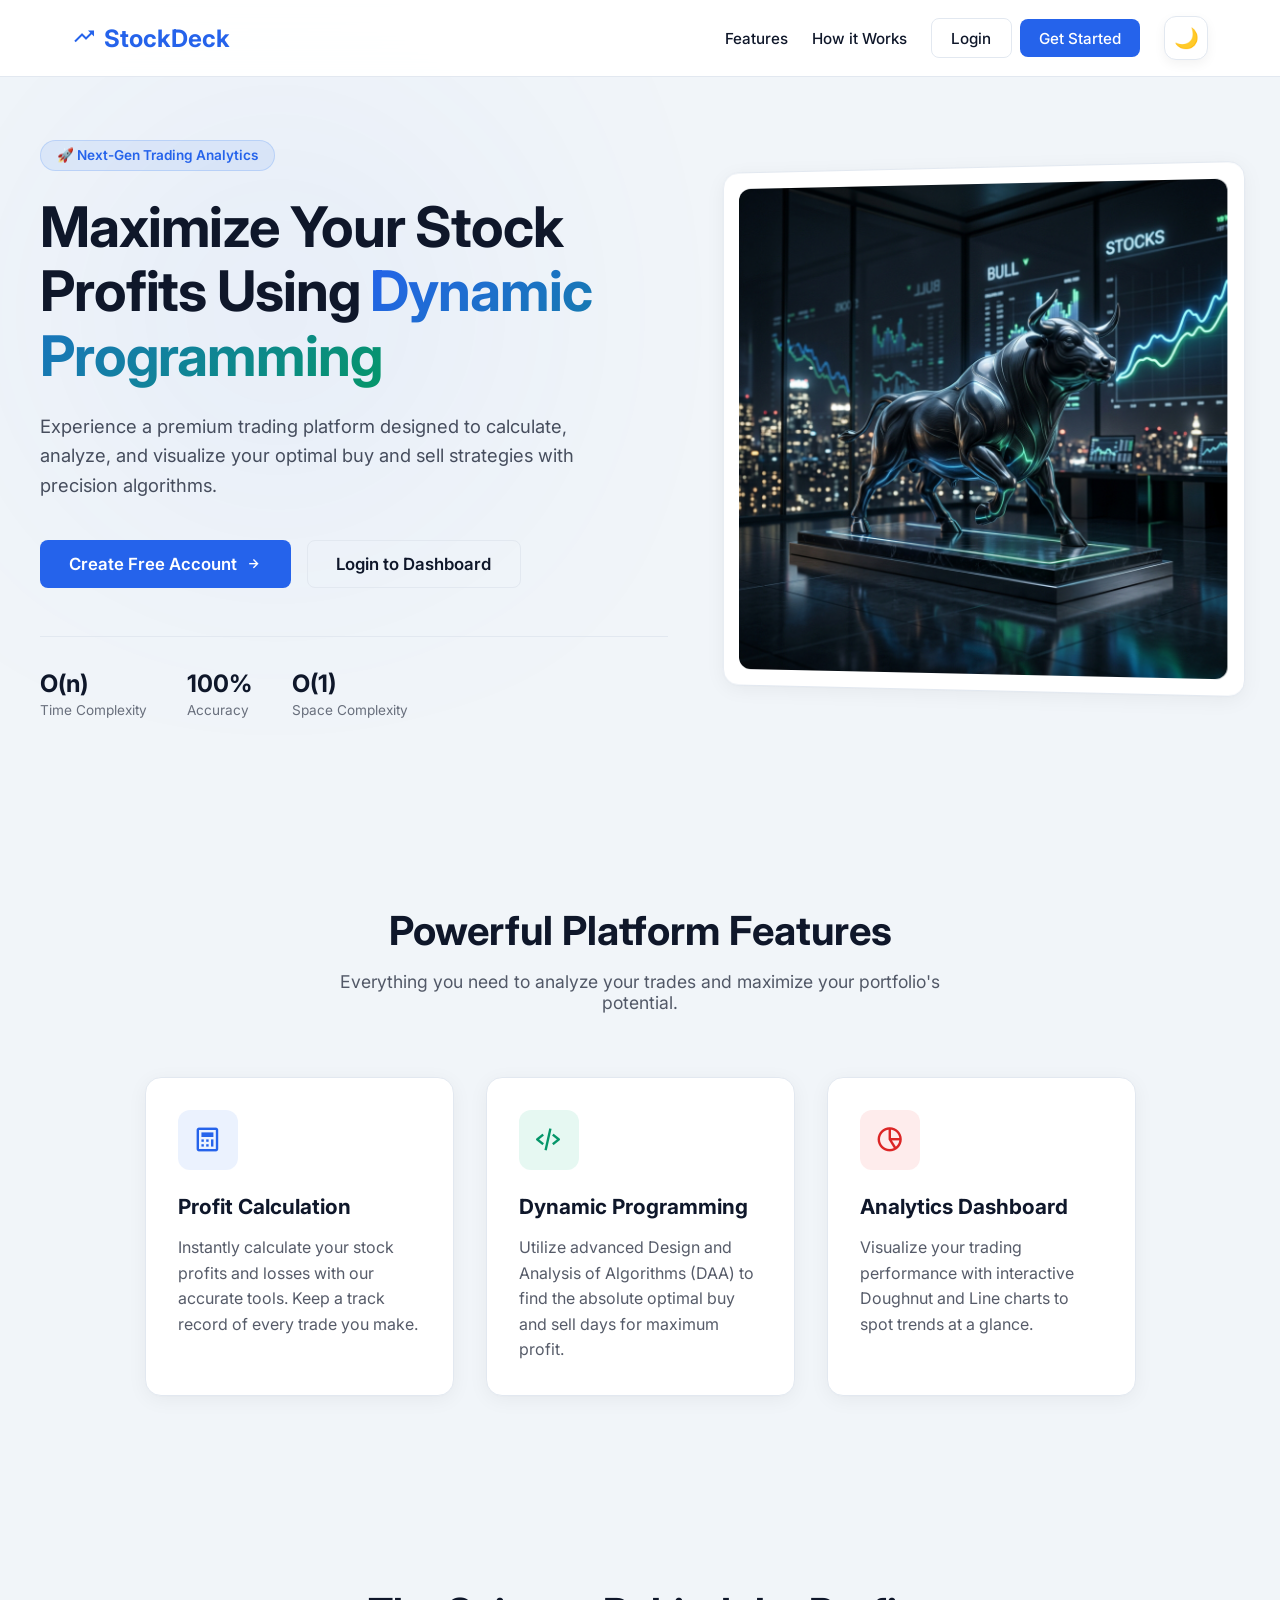
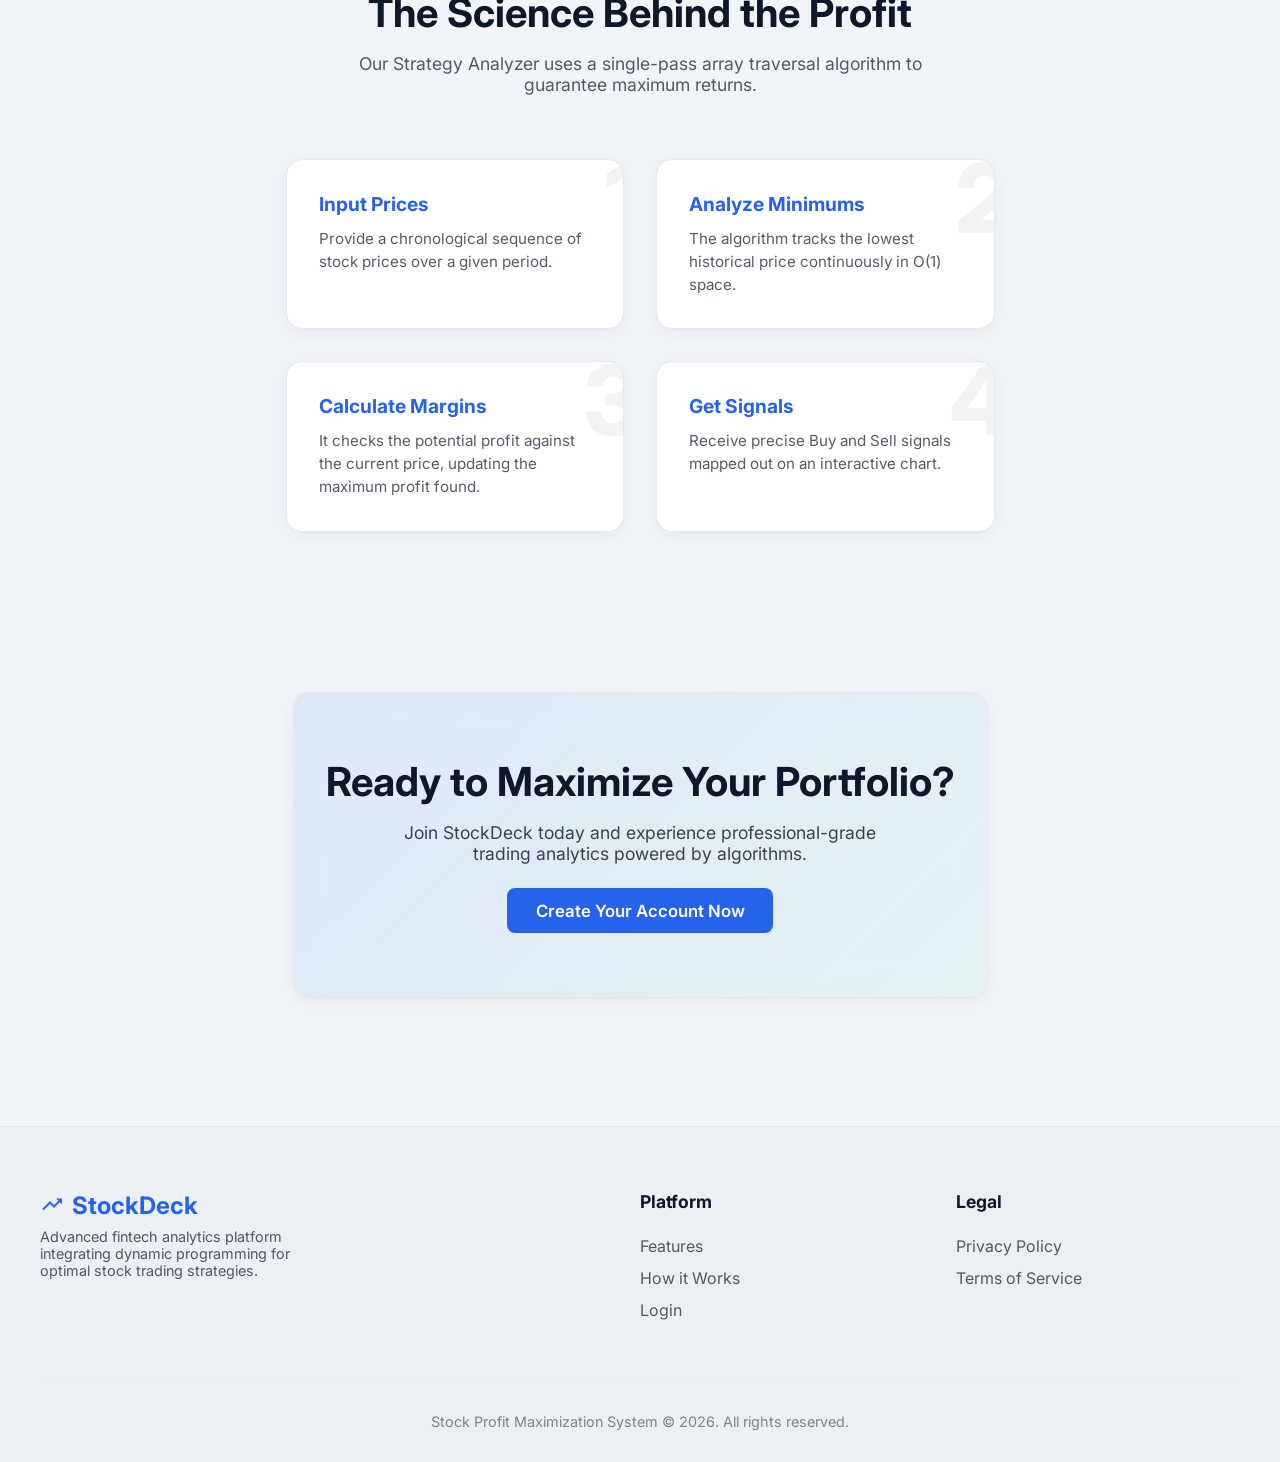
<file: target/classes/static/index.html>
<!DOCTYPE html>
<html lang="en" data-theme="dark">
<head>
    <meta charset="UTF-8">
    <meta name="viewport" content="width=device-width, initial-scale=1.0">
    <title>Stock Profit Maximization System</title>
    <link href="https://fonts.googleapis.com/css2?family=Inter:wght@300;400;500;600;700;800&display=swap" rel="stylesheet">
    <link rel="stylesheet" href="css/style.css?v=2">
    <!-- Boxicons for modern icons -->
    <link href='https://unpkg.com/boxicons@2.1.4/css/boxicons.min.css' rel='stylesheet'>
</head>
<body>
    <nav class="glass-nav">
        <div class="nav-container">
            <a href="index.html" class="brand">
                <i class='bx bx-trending-up'></i> StockDeck
            </a>
            <div class="links">
                <a href="#features">Features</a>
                <a href="#how-it-works">How it Works</a>
                <a href="login.html" class="btn btn-outline" style="margin-left: 1.5rem;">Login</a>
                <a href="register.html" class="btn btn-primary" style="margin-left: 0.5rem;">Get Started</a>
                <button id="theme-toggle" class="theme-toggle">☀️</button>
            </div>
        </div>
    </nav>

    <!-- Hero Section -->
    <main class="hero-section">
        <div class="hero-bg-glow"></div>
        <div class="hero-container">
            <div class="hero-content">
                <div class="badge">🚀 Next-Gen Trading Analytics</div>
                <h1>Maximize Your Stock Profits Using <span class="text-gradient">Dynamic Programming</span></h1>
                <p>Experience a premium trading platform designed to calculate, analyze, and visualize your optimal buy and sell strategies with precision algorithms.</p>
                <div class="hero-actions">
                    <a href="register.html" class="btn btn-primary btn-lg">Create Free Account <i class='bx bx-right-arrow-alt'></i></a>
                    <a href="login.html" class="btn btn-outline btn-lg">Login to Dashboard</a>
                </div>
                
                <div class="hero-stats">
                    <div class="stat-item">
                        <span class="stat-num">O(n)</span>
                        <span class="stat-label">Time Complexity</span>
                    </div>
                    <div class="stat-item">
                        <span class="stat-num">100%</span>
                        <span class="stat-label">Accuracy</span>
                    </div>
                    <div class="stat-item">
                        <span class="stat-num">O(1)</span>
                        <span class="stat-label">Space Complexity</span>
                    </div>
                </div>
            </div>
            <div class="hero-image-wrapper">
                <div class="glass-panel image-panel">
                    <img src="img/bull.png" alt="Wall Street Charging Bull" />
                </div>
            </div>
        </div>
    </main>

    <!-- Features Section -->
    <section id="features" class="features-section">
        <div class="section-header">
            <h2>Powerful Platform Features</h2>
            <p>Everything you need to analyze your trades and maximize your portfolio's potential.</p>
        </div>
        
        <div class="features-grid">
            <div class="glass-panel feature-card">
                <div class="feature-icon" style="background: rgba(59, 130, 246, 0.1); color: var(--primary-color);">
                    <i class='bx bx-calculator'></i>
                </div>
                <h3>Profit Calculation</h3>
                <p>Instantly calculate your stock profits and losses with our accurate tools. Keep a track record of every trade you make.</p>
            </div>
            
            <div class="glass-panel feature-card">
                <div class="feature-icon" style="background: rgba(16, 185, 129, 0.1); color: var(--accent-color);">
                    <i class='bx bx-code-alt'></i>
                </div>
                <h3>Dynamic Programming</h3>
                <p>Utilize advanced Design and Analysis of Algorithms (DAA) to find the absolute optimal buy and sell days for maximum profit.</p>
            </div>
            
            <div class="glass-panel feature-card">
                <div class="feature-icon" style="background: rgba(239, 68, 68, 0.1); color: var(--danger-color);">
                    <i class='bx bx-pie-chart-alt-2'></i>
                </div>
                <h3>Analytics Dashboard</h3>
                <p>Visualize your trading performance with interactive Doughnut and Line charts to spot trends at a glance.</p>
            </div>
        </div>
    </section>

    <!-- How it Works Section -->
    <section id="how-it-works" class="how-it-works-section">
        <div class="section-header">
            <h2>The Science Behind the Profit</h2>
            <p>Our Strategy Analyzer uses a single-pass array traversal algorithm to guarantee maximum returns.</p>
        </div>
        
        <div class="steps-container">
            <div class="glass-panel step-card">
                <div class="step-number">1</div>
                <h4>Input Prices</h4>
                <p>Provide a chronological sequence of stock prices over a given period.</p>
            </div>
            <div class="glass-panel step-card">
                <div class="step-number">2</div>
                <h4>Analyze Minimums</h4>
                <p>The algorithm tracks the lowest historical price continuously in O(1) space.</p>
            </div>
            <div class="glass-panel step-card">
                <div class="step-number">3</div>
                <h4>Calculate Margins</h4>
                <p>It checks the potential profit against the current price, updating the maximum profit found.</p>
            </div>
            <div class="glass-panel step-card">
                <div class="step-number">4</div>
                <h4>Get Signals</h4>
                <p>Receive precise Buy and Sell signals mapped out on an interactive chart.</p>
            </div>
        </div>
    </section>

    <!-- CTA Section -->
    <section class="cta-section">
        <div class="glass-panel cta-panel">
            <h2>Ready to Maximize Your Portfolio?</h2>
            <p>Join StockDeck today and experience professional-grade trading analytics powered by algorithms.</p>
            <a href="register.html" class="btn btn-primary btn-lg" style="margin-top: 1.5rem;">Create Your Account Now</a>
        </div>
    </section>

    <footer>
        <div class="footer-content">
            <div class="footer-brand">
                <div class="brand"><i class='bx bx-trending-up'></i> StockDeck</div>
                <p style="opacity: 0.7; font-size: 0.9rem; margin-top: 0.5rem; max-width: 300px;">
                    Advanced fintech analytics platform integrating dynamic programming for optimal stock trading strategies.
                </p>
            </div>
            <div class="footer-links">
                <h4>Platform</h4>
                <a href="#features">Features</a>
                <a href="#how-it-works">How it Works</a>
                <a href="login.html">Login</a>
            </div>
            <div class="footer-links">
                <h4>Legal</h4>
                <a href="#">Privacy Policy</a>
                <a href="#">Terms of Service</a>
            </div>
        </div>
        <div class="footer-bottom">
            Stock Profit Maximization System &copy; 2026. All rights reserved.
        </div>
    </footer>

    <script src="js/theme.js"></script>
    <script>
        // Redirect to dashboard if already logged in
        if (localStorage.getItem('userId')) {
            window.location.href = 'dashboard.html';
        }
    </script>
</body>
</html>
</file>
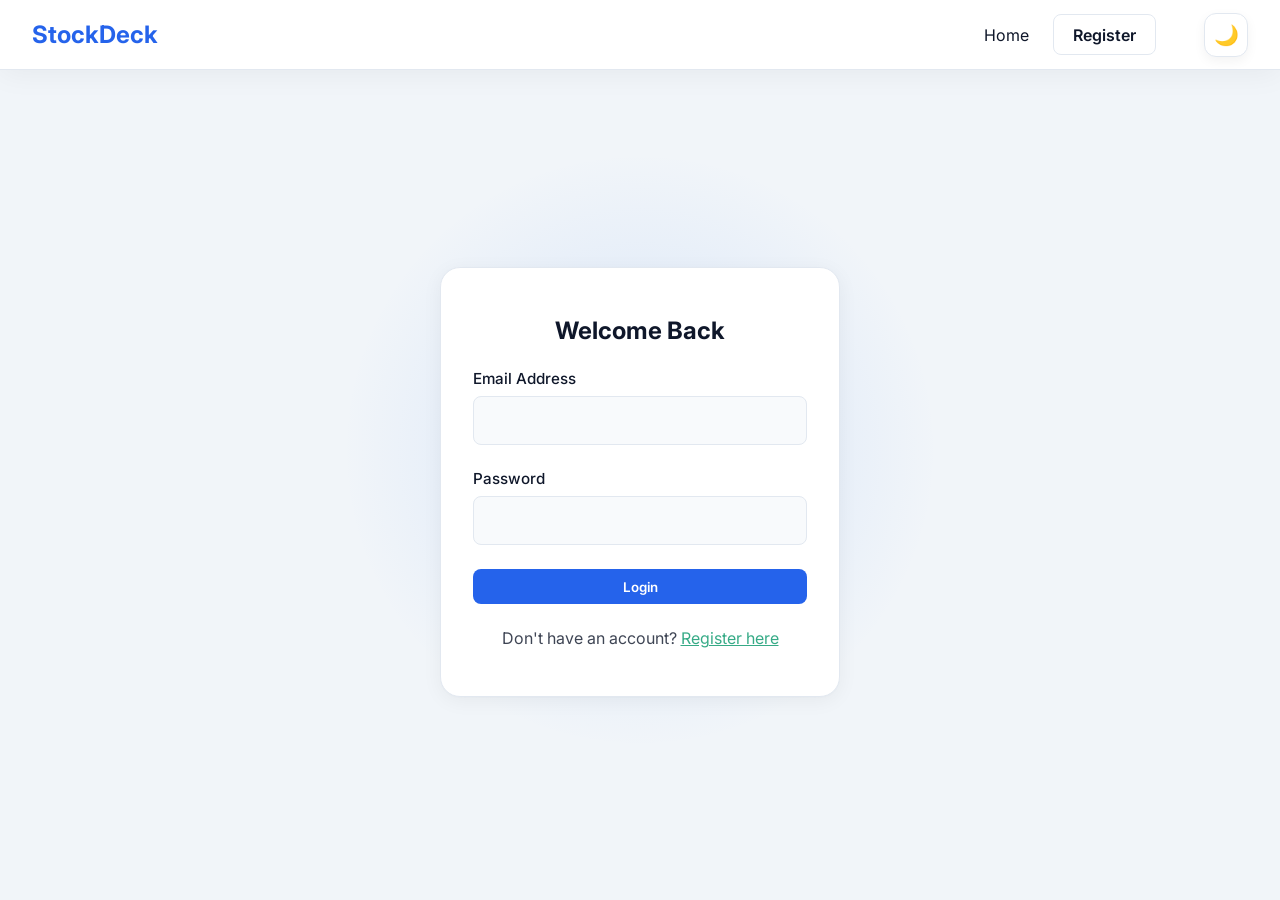
<file: target/classes/static/calculator.html>
<!DOCTYPE html>
<html lang="en" data-theme="dark">
<head>
    <meta charset="UTF-8">
    <meta name="viewport" content="width=device-width, initial-scale=1.0">
    <title>Calculator - StockDeck</title>
    <link href="https://fonts.googleapis.com/css2?family=Inter:wght@400;500;600;700&display=swap" rel="stylesheet">
    <link rel="stylesheet" href="css/style.css?v=3">
</head>
<body>
    <nav class="topbar">
        <button id="mobileMenuBtn" class="mobile-menu-btn">☰</button>
        <a href="dashboard.html" class="brand">StockDeck</a>
        <div class="links" style="display: flex; align-items: center;">
            <button id="theme-toggle" class="theme-toggle">☀️</button>
        </div>
    </nav>

    <div class="app-container">
        <aside class="sidebar" style="display: flex; flex-direction: column; justify-content: space-between;">
            <ul>
                <li><a href="dashboard.html">Dashboard</a></li>
                <li><a href="calculator.html" class="active">Calculator</a></li>
                <li><a href="history.html">History</a></li>
                <li><a href="strategy.html">Strategy Analyzer</a></li>
                <li style="margin-top: 1rem;">
                    <a href="#" onclick="localStorage.clear(); window.location.href='login.html'; return false;" style="color: var(--danger-color); display: flex; align-items: center; gap: 0.5rem; font-weight: 500;">
                        <svg width="20" height="20" fill="none" stroke="currentColor" viewBox="0 0 24 24" xmlns="http://www.w3.org/2000/svg"><path stroke-linecap="round" stroke-linejoin="round" stroke-width="2" d="M17 16l4-4m0 0l-4-4m4 4H7m6 4v1a3 3 0 01-3 3H6a3 3 0 01-3-3V7a3 3 0 013-3h4a3 3 0 013 3v1"></path></svg> 
                        Logout
                    </a>
                </li>
            </ul>
            <div class="sidebar-logo" style="padding: 1.5rem; text-align: center; margin-top: auto; opacity: 1; display: flex; flex-direction: column; align-items: center; gap: 1rem;">
                <svg width="48" height="48" viewBox="0 0 24 24" fill="none" xmlns="http://www.w3.org/2000/svg" style="filter: drop-shadow(0 0 8px rgba(59, 130, 246, 0.3)); color: var(--text-color);">
                    <path d="M3 3V21H21" stroke="currentColor" stroke-opacity="0.3" stroke-width="2" stroke-linecap="round" stroke-linejoin="round"/>
                    <path d="M7 14L11 9L15 13L21 5" stroke="var(--primary-color)" stroke-width="2" stroke-linecap="round" stroke-linejoin="round"/>
                    <circle cx="21" cy="5" r="3" fill="var(--primary-color)"/>
                    <circle cx="15" cy="13" r="2" fill="currentColor" fill-opacity="0.3"/>
                    <circle cx="11" cy="9" r="2" fill="currentColor" fill-opacity="0.3"/>
                    <circle cx="7" cy="14" r="2" fill="currentColor" fill-opacity="0.3"/>
                </svg>
                <div style="font-size: 0.8rem; letter-spacing: 0.1em; color: var(--text-color); opacity: 0.8; font-weight: 600; text-transform: uppercase;">Pro Analytics</div>
            </div>
        </aside>

        <main class="main-content" style="align-items: center;">
            <div style="width: 100%; max-width: 600px;">
                <h2 style="margin-bottom: 2rem;">Profit / Loss Calculator</h2>
                
                <div class="glass-panel" style="padding: 2.5rem; border-radius: 20px;">
                    <form id="calcForm">
                    <div class="form-group">
                        <label for="stockName">Stock Name</label>
                        <input type="text" id="stockName" required>
                    </div>
                    <div class="form-group">
                        <label for="buyPrice">Buy Price (₹)</label>
                        <input type="number" step="0.01" id="buyPrice" required>
                    </div>
                    <div class="form-group">
                        <label for="sellPrice">Sell Price (₹)</label>
                        <input type="number" step="0.01" id="sellPrice" required>
                    </div>
                    <div class="form-group">
                        <label for="quantity">Quantity</label>
                        <input type="number" id="quantity" required>
                    </div>
                    <button type="submit" class="btn btn-primary">Calculate & Save</button>
                </form>

                    <div id="resultBox" style="margin-top: 2rem; display: none; padding-top: 1.5rem; border-top: 1px solid var(--card-border); text-align: center;">
                        <h3 style="opacity: 0.8; font-size: 0.95rem;">Result</h3>
                        <p style="font-size: 1.8rem; font-weight: 700; margin-top: 0.5rem;" id="calcResultText"></p>
                    </div>
                </div>
            </div>
        </main>
    </div>

    <script src="js/theme.js"></script>
    <script src="js/toast.js"></script>
    <script src="js/mobile.js"></script>
    <script>
        const userId = localStorage.getItem('userId');
        if (!userId) window.location.href = 'login.html';

        // Live Price Fetching
        document.getElementById('stockName').addEventListener('blur', async (e) => {
            const ticker = e.target.value.trim();
            if (!ticker) return;
            
            const buyPriceInput = document.getElementById('buyPrice');
            buyPriceInput.classList.add('skeleton'); // Show skeleton loader
            
            try {
                const res = await fetch(`/api/stock/quote/${ticker}`);
                const data = await res.json();
                if (res.ok && data.price) {
                    buyPriceInput.value = parseFloat(data.price).toFixed(2);
                    showToast(`Live price fetched for ${data.symbol}`, 'success');
                } else {
                    showToast('Could not fetch live price, please enter manually.', 'error');
                }
            } catch (err) {
                console.error(err);
            } finally {
                buyPriceInput.classList.remove('skeleton'); // Remove skeleton loader
            }
        });

        document.getElementById('calcForm').addEventListener('submit', async (e) => {
            e.preventDefault();
            const stockName = document.getElementById('stockName').value;
            const buyPrice = parseFloat(document.getElementById('buyPrice').value);
            const sellPrice = parseFloat(document.getElementById('sellPrice').value);
            const quantity = parseInt(document.getElementById('quantity').value);
            const resultBox = document.getElementById('resultBox');
            const calcResultText = document.getElementById('calcResultText');

            try {
                const res = await fetch('/api/calculations', {
                    method: 'POST',
                    headers: { 'Content-Type': 'application/json' },
                    body: JSON.stringify({ stockName, buyPrice, sellPrice, quantity, userId: parseInt(userId) })
                });
                
                const data = await res.json();
                
                if (res.ok) {
                    showToast('Calculation saved successfully!', 'success');
                    
                    resultBox.style.display = 'block';
                    if (data.profit >= 0) {
                        calcResultText.textContent = `Profit: ₹${data.profit.toFixed(2)}`;
                        calcResultText.style.color = 'var(--accent-color)';
                    } else {
                        calcResultText.textContent = `Loss: ₹${Math.abs(data.profit).toFixed(2)}`;
                        calcResultText.style.color = 'var(--danger-color)';
                    }
                    
                    document.getElementById('calcForm').reset();
                } else {
                    showToast(data.error || 'Failed to save calculation.', 'error');
                }
            } catch (err) {
                showToast('Server error. Please try again.', 'error');
            }
        });
    </script>
</body>
</html>
</file>
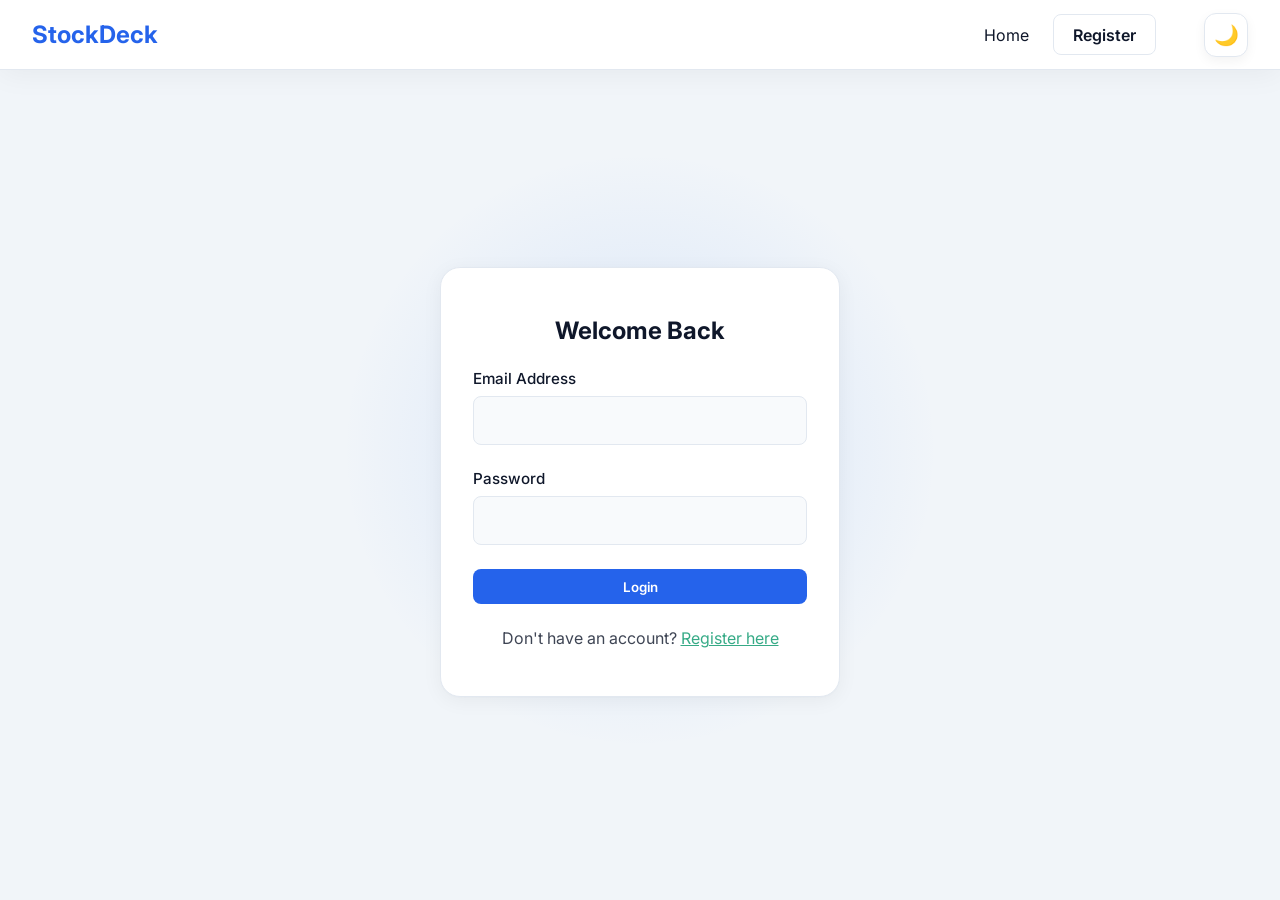
<file: target/classes/static/login.html>
<!DOCTYPE html>
<html lang="en" data-theme="dark">
<head>
    <meta charset="UTF-8">
    <meta name="viewport" content="width=device-width, initial-scale=1.0">
    <title>Login - StockDeck</title>
    <link href="https://fonts.googleapis.com/css2?family=Inter:wght@400;500;600;700&display=swap" rel="stylesheet">
    <link rel="stylesheet" href="css/style.css">
</head>
<body>
    <header class="topbar" style="position: fixed; width: 100%; top: 0; left: 0; padding: 1rem 2rem;">
        <div style="font-size: 1.5rem; font-weight: 700; color: var(--primary-color);">StockDeck</div>
        <div style="display: flex; gap: 1.5rem; align-items: center;">
            <a href="index.html" style="color: var(--text-color); text-decoration: none;">Home</a>
            <a href="register.html" class="btn btn-outline">Register</a>
            <button id="theme-toggle" class="theme-toggle">☀️</button>
        </div>
    </header>

    <main style="display: flex; justify-content: center; align-items: center; min-height: 100vh; position: relative; overflow: hidden;">
        <div class="ambient-glow" style="top: 50%; left: 50%; transform: translate(-50%, -50%); width: 600px; height: 600px;"></div>
        
        <div class="glass-panel form-container" style="width: 100%; max-width: 400px; padding: 3rem 2rem; border-radius: 20px; position: relative; z-index: 10;">
            <h2 style="margin-bottom: 1.5rem; text-align: center;">Welcome Back</h2>
            <div id="alertBox" class="alert"></div>
            <form id="loginForm">
                <div class="form-group">
                    <label for="email">Email Address</label>
                    <input type="email" id="email" required>
                </div>
                <div class="form-group">
                    <label for="password">Password</label>
                    <input type="password" id="password" required>
                </div>
                <button type="submit" class="btn btn-primary" style="width: 100%;">Login</button>
            </form>
            <p style="margin-top: 1.5rem; text-align: center; opacity: 0.8;">
                Don't have an account? <a href="register.html" style="color: var(--accent-color);">Register here</a>
            </p>
        </div>
    </main>

    <script src="js/theme.js"></script>
    <script>
        document.getElementById('loginForm').addEventListener('submit', async (e) => {
            e.preventDefault();
            const email = document.getElementById('email').value;
            const password = document.getElementById('password').value;
            const alertBox = document.getElementById('alertBox');

            try {
                const res = await fetch('/api/auth/login', {
                    method: 'POST',
                    headers: { 'Content-Type': 'application/json' },
                    body: JSON.stringify({ email, password })
                });
                
                const data = await res.json();
                
                if (res.ok) {
                    localStorage.setItem('userId', data.userId);
                    localStorage.setItem('username', data.username);
                    window.location.href = 'dashboard.html';
                } else {
                    alertBox.className = 'alert error';
                    alertBox.textContent = data.error || 'Login failed.';
                }
            } catch (err) {
                alertBox.className = 'alert error';
                alertBox.textContent = 'Server error. Please try again.';
            }
        });
    </script>
</body>
</html>
</file>
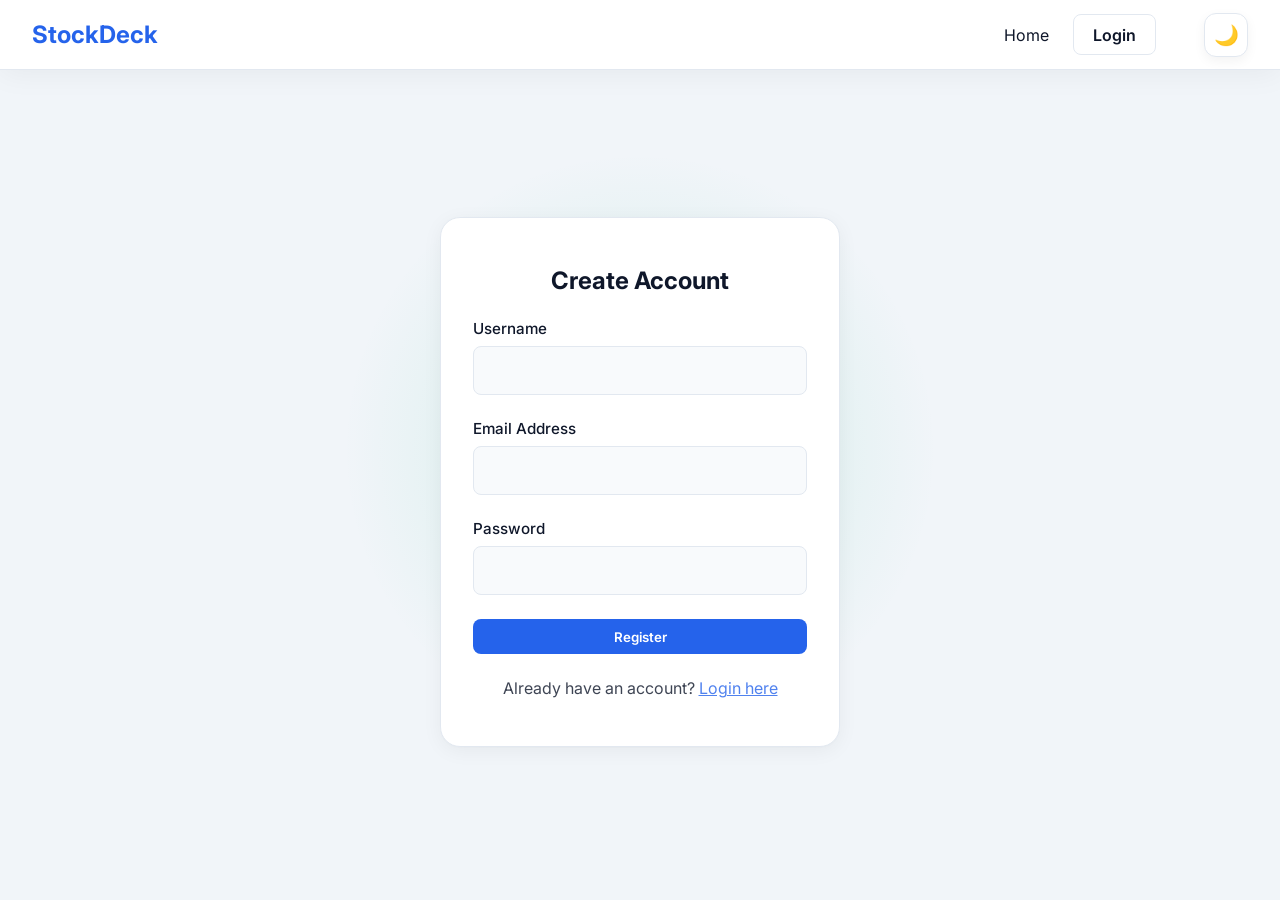
<file: target/classes/static/register.html>
<!DOCTYPE html>
<html lang="en" data-theme="dark">
<head>
    <meta charset="UTF-8">
    <meta name="viewport" content="width=device-width, initial-scale=1.0">
    <title>Register - StockDeck</title>
    <link href="https://fonts.googleapis.com/css2?family=Inter:wght@400;500;600;700&display=swap" rel="stylesheet">
    <link rel="stylesheet" href="css/style.css">
</head>
<body>
    <header class="topbar" style="position: fixed; width: 100%; top: 0; left: 0; padding: 1rem 2rem;">
        <div style="font-size: 1.5rem; font-weight: 700; color: var(--primary-color);">StockDeck</div>
        <div style="display: flex; gap: 1.5rem; align-items: center;">
            <a href="index.html" style="color: var(--text-color); text-decoration: none;">Home</a>
            <a href="login.html" class="btn btn-outline">Login</a>
            <button id="theme-toggle" class="theme-toggle">☀️</button>
        </div>
    </header>

    <main style="display: flex; justify-content: center; align-items: center; min-height: 100vh; position: relative; overflow: hidden;">
        <div class="ambient-glow" style="top: 50%; left: 50%; transform: translate(-50%, -50%); width: 600px; height: 600px; background: radial-gradient(circle, rgba(16, 185, 129, 0.15) 0%, rgba(0, 0, 0, 0) 70%);"></div>
        
        <div class="glass-panel form-container" style="width: 100%; max-width: 400px; padding: 3rem 2rem; border-radius: 20px; position: relative; z-index: 10;">
            <h2 style="margin-bottom: 1.5rem; text-align: center;">Create Account</h2>
            <div id="alertBox" class="alert"></div>
            <form id="registerForm">
                <div class="form-group">
                    <label for="username">Username</label>
                    <input type="text" id="username" required>
                </div>
                <div class="form-group">
                    <label for="email">Email Address</label>
                    <input type="email" id="email" required>
                </div>
                <div class="form-group">
                    <label for="password">Password</label>
                    <input type="password" id="password" required>
                </div>
                <button type="submit" class="btn btn-primary" style="width: 100%;">Register</button>
            </form>
            <p style="margin-top: 1.5rem; text-align: center; opacity: 0.8;">
                Already have an account? <a href="login.html" style="color: var(--primary-color);">Login here</a>
            </p>
        </div>
    </main>

    <script src="js/theme.js"></script>
    <script>
        document.getElementById('registerForm').addEventListener('submit', async (e) => {
            e.preventDefault();
            const username = document.getElementById('username').value;
            const email = document.getElementById('email').value;
            const password = document.getElementById('password').value;
            const alertBox = document.getElementById('alertBox');

            try {
                const res = await fetch('/api/auth/register', {
                    method: 'POST',
                    headers: { 'Content-Type': 'application/json' },
                    body: JSON.stringify({ username, email, password })
                });
                
                const data = await res.json();
                
                if (res.ok) {
                    alertBox.className = 'alert success';
                    alertBox.textContent = 'Registration successful! Redirecting to login...';
                    setTimeout(() => window.location.href = 'login.html', 1500);
                } else {
                    alertBox.className = 'alert error';
                    alertBox.textContent = data.error || 'Registration failed.';
                }
            } catch (err) {
                alertBox.className = 'alert error';
                alertBox.textContent = 'Server error. Please try again.';
            }
        });
    </script>
</body>
</html>
</file>
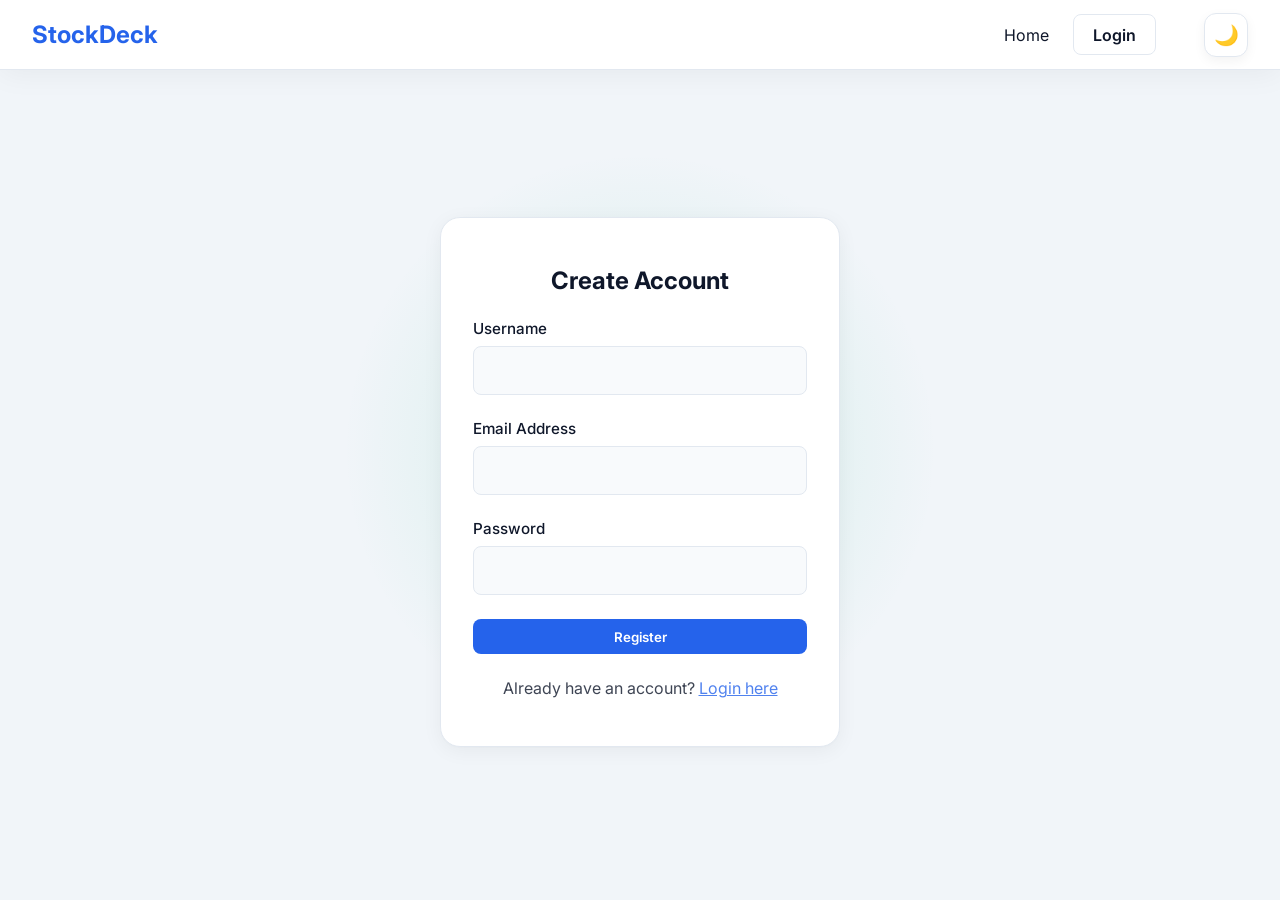
<file: src/main/resources/static/register.html>
<!DOCTYPE html>
<html lang="en" data-theme="dark">
<head>
    <meta charset="UTF-8">
    <meta name="viewport" content="width=device-width, initial-scale=1.0">
    <title>Register - StockDeck</title>
    <link href="https://fonts.googleapis.com/css2?family=Inter:wght@400;500;600;700&display=swap" rel="stylesheet">
    <link rel="stylesheet" href="css/style.css">
</head>
<body>
    <header class="topbar" style="position: fixed; width: 100%; top: 0; left: 0; padding: 1rem 2rem;">
        <div style="font-size: 1.5rem; font-weight: 700; color: var(--primary-color);">StockDeck</div>
        <div style="display: flex; gap: 1.5rem; align-items: center;">
            <a href="index.html" style="color: var(--text-color); text-decoration: none;">Home</a>
            <a href="login.html" class="btn btn-outline">Login</a>
            <button id="theme-toggle" class="theme-toggle">☀️</button>
        </div>
    </header>

    <main style="display: flex; justify-content: center; align-items: center; min-height: 100vh; position: relative; overflow: hidden;">
        <div class="ambient-glow" style="top: 50%; left: 50%; transform: translate(-50%, -50%); width: 600px; height: 600px; background: radial-gradient(circle, rgba(16, 185, 129, 0.15) 0%, rgba(0, 0, 0, 0) 70%);"></div>
        
        <div class="glass-panel form-container" style="width: 100%; max-width: 400px; padding: 3rem 2rem; border-radius: 20px; position: relative; z-index: 10;">
            <h2 style="margin-bottom: 1.5rem; text-align: center;">Create Account</h2>
            <div id="alertBox" class="alert"></div>
            <form id="registerForm">
                <div class="form-group">
                    <label for="username">Username</label>
                    <input type="text" id="username" required>
                </div>
                <div class="form-group">
                    <label for="email">Email Address</label>
                    <input type="email" id="email" required>
                </div>
                <div class="form-group">
                    <label for="password">Password</label>
                    <input type="password" id="password" required>
                </div>
                <button type="submit" class="btn btn-primary" style="width: 100%;">Register</button>
            </form>
            <p style="margin-top: 1.5rem; text-align: center; opacity: 0.8;">
                Already have an account? <a href="login.html" style="color: var(--primary-color);">Login here</a>
            </p>
        </div>
    </main>

    <script src="js/theme.js"></script>
    <script>
        document.getElementById('registerForm').addEventListener('submit', async (e) => {
            e.preventDefault();
            const username = document.getElementById('username').value;
            const email = document.getElementById('email').value;
            const password = document.getElementById('password').value;
            const alertBox = document.getElementById('alertBox');

            try {
                const res = await fetch('/api/auth/register', {
                    method: 'POST',
                    headers: { 'Content-Type': 'application/json' },
                    body: JSON.stringify({ username, email, password })
                });
                
                const data = await res.json();
                
                if (res.ok) {
                    // Auto-login after registration
                    localStorage.setItem('userId', data.userId);
                    localStorage.setItem('username', username);
                    
                    alertBox.className = 'alert success';
                    alertBox.textContent = 'Account created! Heading to dashboard...';
                    setTimeout(() => window.location.href = 'dashboard.html', 1000);
                } else {
                    alertBox.className = 'alert error';
                    alertBox.textContent = data.error || 'Registration failed.';
                }
            } catch (err) {
                alertBox.className = 'alert error';
                alertBox.textContent = 'Server error. Please try again.';
            }
        });
    </script>
</body>
</html>
</file>
<file: target/classes/static/css/style.css>
:root {
    --bg-color: #f1f5f9;
    --text-color: #0f172a;
    --card-bg: #ffffff;
    --card-border: #e2e8f0;
    --card-shadow: 0 4px 20px rgba(0, 0, 0, 0.05), 0 1px 3px rgba(0,0,0,0.02);
    --primary-color: #2563eb;
    --primary-hover: #1d4ed8;
    --accent-color: #059669;
    --danger-color: #dc2626;
    --nav-bg: rgba(255, 255, 255, 0.95);
    --input-bg: #f8fafc;
}

[data-theme="dark"] {
    --bg-color: #0b1121;
    --text-color: #f8fafc;
    --card-bg: rgba(17, 24, 39, 0.4);
    --card-border: rgba(255, 255, 255, 0.05);
    --card-shadow: 0 10px 30px rgba(0, 0, 0, 0.2);
    --primary-color: #3b82f6;
    --primary-hover: #60a5fa;
    --accent-color: #10b981;
    --danger-color: #ef4444;
    --nav-bg: rgba(11, 17, 33, 0.7);
    --input-bg: rgba(17, 24, 39, 0.6);
}

* {
    margin: 0;
    padding: 0;
    box-sizing: border-box;
    font-family: 'Inter', -apple-system, BlinkMacSystemFont, "Segoe UI", Roboto, "Helvetica Neue", Arial, sans-serif;
    transition: background-color 0.3s ease, color 0.3s ease, border-color 0.3s ease;
}

body {
    background-color: var(--bg-color);
    color: var(--text-color);
    min-height: 100vh;
    display: flex;
    flex-direction: column;
    overflow-x: hidden;
}

/* Glassmorphism Utilities */
.glass-panel {
    background: var(--card-bg);
    backdrop-filter: blur(24px);
    -webkit-backdrop-filter: blur(24px);
    border: 1px solid var(--card-border);
    border-radius: 16px;
    box-shadow: var(--card-shadow);
    transition: transform 0.3s ease, box-shadow 0.3s ease, border-color 0.3s ease;
}

.glass-panel:hover {
    transform: translateY(-2px);
    box-shadow: 0 10px 40px rgba(0, 0, 0, 0.2);
    border-color: rgba(255, 255, 255, 0.1);
}

/* Typography Enhancements */
.text-gradient {
    background: linear-gradient(135deg, var(--primary-color), var(--accent-color));
    -webkit-background-clip: text;
    -webkit-text-fill-color: transparent;
}

/* Navigation */
.glass-nav {
    position: fixed;
    width: 100%;
    top: 0;
    z-index: 100;
    background: var(--nav-bg);
    backdrop-filter: blur(16px);
    -webkit-backdrop-filter: blur(16px);
    border-bottom: 1px solid var(--card-border);
}

.nav-container {
    max-width: 1200px;
    margin: 0 auto;
    padding: 1rem 2rem;
    display: flex;
    justify-content: space-between;
    align-items: center;
}

.brand {
    font-size: 1.5rem;
    font-weight: 700;
    color: var(--primary-color);
    text-decoration: none;
    display: flex;
    align-items: center;
    gap: 0.5rem;
}

.links {
    display: flex;
    align-items: center;
}

.links a {
    color: var(--text-color);
    text-decoration: none;
    margin-left: 1.5rem;
    font-weight: 500;
    font-size: 0.95rem;
    transition: color 0.2s ease;
}

.links a:hover:not(.btn) {
    color: var(--primary-color);
}

/* Buttons */
.btn {
    padding: 0.6rem 1.2rem;
    border-radius: 8px;
    border: none;
    cursor: pointer;
    font-weight: 600;
    text-decoration: none;
    display: inline-flex;
    align-items: center;
    justify-content: center;
    gap: 0.5rem;
    transition: all 0.2s ease;
}

.btn-lg {
    padding: 0.8rem 1.8rem;
    font-size: 1.05rem;
}

.btn-primary {
    background-color: var(--primary-color);
    color: white !important;
}

.btn-primary:hover {
    background-color: var(--primary-hover);
    transform: translateY(-2px);
    box-shadow: 0 10px 20px -10px var(--primary-hover);
}

.btn-outline {
    background-color: transparent;
    color: var(--text-color) !important;
    border: 1px solid var(--card-border);
}

.btn-outline:hover {
    border-color: var(--primary-color);
    color: var(--primary-color) !important;
}

.btn-success { background-color: var(--accent-color); color: white; }
.btn-danger { background-color: var(--danger-color); color: white; }

/* Hero Section */
.hero-section {
    position: relative;
    padding: 8rem 2rem 5rem;
    min-height: 90vh;
    display: flex;
    align-items: center;
}

.hero-bg-glow {
    position: absolute;
    top: 20%;
    left: 10%;
    width: 300px;
    height: 300px;
    background: var(--primary-color);
    filter: blur(150px);
    opacity: 0.15;
    z-index: -1;
    border-radius: 50%;
}

.hero-container {
    max-width: 1200px;
    margin: 0 auto;
    display: grid;
    grid-template-columns: 1.2fr 1fr;
    gap: 3rem;
    align-items: center;
}

.hero-content .badge {
    display: inline-block;
    padding: 0.4rem 1rem;
    background: rgba(59, 130, 246, 0.1);
    color: var(--primary-color);
    border-radius: 20px;
    font-size: 0.85rem;
    font-weight: 600;
    margin-bottom: 1.5rem;
    border: 1px solid rgba(59, 130, 246, 0.2);
}

.hero-content h1 {
    font-size: 3.5rem;
    line-height: 1.15;
    margin-bottom: 1.5rem;
    letter-spacing: -0.02em;
}

.hero-content p {
    font-size: 1.15rem;
    opacity: 0.75;
    margin-bottom: 2.5rem;
    line-height: 1.6;
    max-width: 90%;
}

.hero-actions {
    display: flex;
    gap: 1rem;
    margin-bottom: 3rem;
}

.hero-stats {
    display: flex;
    gap: 2.5rem;
    border-top: 1px solid var(--card-border);
    padding-top: 2rem;
}

.stat-item {
    display: flex;
    flex-direction: column;
}

.stat-num {
    font-size: 1.5rem;
    font-weight: 700;
    color: var(--text-color);
}

.stat-label {
    font-size: 0.85rem;
    opacity: 0.6;
    margin-top: 0.25rem;
}

.hero-image-wrapper {
    position: relative;
}

.image-panel {
    padding: 1rem;
    transform: perspective(1000px) rotateY(-5deg);
    transition: transform 0.5s ease;
}

.image-panel:hover {
    transform: perspective(1000px) rotateY(0deg) scale(1.02);
}

.image-panel img {
    width: 100%;
    border-radius: 12px;
    display: block;
}

/* Sections */
.features-section, .how-it-works-section {
    padding: 6rem 2rem;
    max-width: 1200px;
    margin: 0 auto;
}

.section-header {
    text-align: center;
    margin-bottom: 4rem;
    max-width: 600px;
    margin-left: auto;
    margin-right: auto;
}

.section-header h2 {
    font-size: 2.5rem;
    margin-bottom: 1rem;
}

.section-header p {
    font-size: 1.1rem;
    opacity: 0.7;
}

/* Feature Grid */
.features-grid {
    display: grid;
    grid-template-columns: repeat(auto-fit, minmax(300px, 1fr));
    gap: 2rem;
}

.feature-card {
    padding: 2rem;
    transition: transform 0.3s ease;
}

.feature-card:hover {
    transform: translateY(-5px);
}

.feature-icon {
    width: 60px;
    height: 60px;
    border-radius: 12px;
    display: flex;
    align-items: center;
    justify-content: center;
    font-size: 1.8rem;
    margin-bottom: 1.5rem;
}

.feature-card h3 {
    font-size: 1.3rem;
    margin-bottom: 1rem;
}

.feature-card p {
    opacity: 0.7;
    line-height: 1.6;
}

/* Steps Container */
.steps-container {
    display: grid;
    grid-template-columns: repeat(auto-fit, minmax(250px, 1fr));
    gap: 2rem;
}

.step-card {
    padding: 2rem;
    position: relative;
    overflow: hidden;
}

.step-number {
    position: absolute;
    top: -20px;
    right: -20px;
    font-size: 6rem;
    font-weight: 800;
    opacity: 0.05;
    color: var(--text-color);
}

.step-card h4 {
    font-size: 1.2rem;
    margin-bottom: 0.75rem;
    color: var(--primary-color);
}

.step-card p {
    opacity: 0.7;
    font-size: 0.95rem;
    line-height: 1.5;
}

/* CTA Section */
.cta-section {
    padding: 4rem 2rem;
    max-width: 1000px;
    margin: 0 auto 4rem;
}

.cta-panel {
    padding: 4rem 2rem;
    text-align: center;
    background: linear-gradient(135deg, rgba(59, 130, 246, 0.1), rgba(16, 185, 129, 0.05));
}

.cta-panel h2 {
    font-size: 2.5rem;
    margin-bottom: 1rem;
}

.cta-panel p {
    font-size: 1.1rem;
    opacity: 0.8;
    max-width: 500px;
    margin: 0 auto;
}

/* Footer */
footer {
    border-top: 1px solid var(--card-border);
    padding: 4rem 2rem 2rem;
    margin-top: auto;
    background: rgba(0,0,0,0.02);
}

[data-theme="dark"] footer {
    background: rgba(255,255,255,0.02);
}

.footer-content {
    max-width: 1200px;
    margin: 0 auto;
    display: grid;
    grid-template-columns: 2fr 1fr 1fr;
    gap: 2rem;
    margin-bottom: 3rem;
}

.footer-links h4 {
    margin-bottom: 1.5rem;
    font-size: 1.1rem;
}

.footer-links a {
    display: block;
    color: var(--text-color);
    text-decoration: none;
    opacity: 0.7;
    margin-bottom: 0.75rem;
    transition: opacity 0.2s ease;
}

.footer-links a:hover {
    opacity: 1;
    color: var(--primary-color);
}

.footer-bottom {
    max-width: 1200px;
    margin: 0 auto;
    text-align: center;
    padding-top: 2rem;
    border-top: 1px solid var(--card-border);
    opacity: 0.5;
    font-size: 0.9rem;
}

/* Forms */
.form-container {
    max-width: 450px;
    margin: 8rem auto 4rem;
    padding: 2.5rem;
}

.form-group {
    margin-bottom: 1.5rem;
}

.form-group label {
    display: block;
    margin-bottom: 0.5rem;
    font-weight: 500;
    font-size: 0.95rem;
}

.form-group input {
    width: 100%;
    padding: 0.85rem;
    border-radius: 8px;
    border: 1px solid var(--card-border);
    background: var(--input-bg);
    color: var(--text-color);
    font-size: 1rem;
    outline: none;
    transition: border-color 0.2s;
}

.form-group input:focus {
    border-color: var(--primary-color);
}

/* Dashboard App Shell */
.app-container {
    display: flex;
    flex: 1;
    margin-top: 70px; /* Height of the top nav */
    min-height: calc(100vh - 70px);
    background: var(--bg-color);
}

.topbar {
    height: 70px;
    width: 100%;
    position: fixed;
    top: 0;
    left: 0;
    z-index: 1000;
    background: var(--nav-bg);
    backdrop-filter: blur(24px);
    -webkit-backdrop-filter: blur(24px);
    border-bottom: 1px solid var(--card-border);
    display: flex;
    justify-content: space-between;
    align-items: center;
    padding: 0 2.5rem;
    box-shadow: 0 4px 30px rgba(0, 0, 0, 0.05);
}

.topbar .brand {
    font-size: 1.5rem;
    font-weight: 700;
    color: var(--primary-color);
    text-decoration: none;
    letter-spacing: -0.02em;
}

.sidebar {
    width: 280px;
    background: var(--card-bg);
    backdrop-filter: blur(24px);
    -webkit-backdrop-filter: blur(24px);
    border-right: 1px solid var(--card-border);
    padding: 2rem 1.5rem;
    height: calc(100vh - 70px);
    position: fixed;
    left: 0;
    top: 70px;
    overflow-y: auto;
    z-index: 900;
    box-shadow: 4px 0 24px rgba(0, 0, 0, 0.02);
}

.sidebar ul {
    list-style: none;
}

.sidebar li {
    margin-bottom: 0.5rem;
}

.sidebar a {
    color: var(--text-color);
    text-decoration: none;
    font-weight: 500;
    display: flex;
    align-items: center;
    gap: 0.75rem;
    padding: 0.85rem 1.25rem;
    border-radius: 12px;
    transition: all 0.2s cubic-bezier(0.4, 0, 0.2, 1);
    opacity: 0.8;
}

.sidebar a:hover {
    background: rgba(59, 130, 246, 0.08);
    color: var(--primary-color);
    opacity: 1;
}

.sidebar a.active {
    background: var(--primary-color);
    color: white;
    opacity: 1;
    box-shadow: 0 4px 14px rgba(59, 130, 246, 0.3);
    font-weight: 600;
}

.main-content {
    flex: 1;
    margin-left: 280px;
    padding: 2.5rem 3.5rem;
    display: flex;
    flex-direction: column;
    gap: 2rem;
    width: calc(100% - 280px);
}

.stats-grid {
    display: grid;
    grid-template-columns: repeat(auto-fit, minmax(240px, 1fr));
    gap: 1.5rem;
}

.stat-card {
    padding: 1.75rem;
    text-align: left;
    border-radius: 20px;
    position: relative;
    overflow: hidden;
    box-shadow: 0 8px 32px rgba(0, 0, 0, 0.04);
}

.stat-card::after {
    content: '';
    position: absolute;
    top: 0; left: 0; right: 0; bottom: 0;
    background: linear-gradient(135deg, rgba(255,255,255,0.1), rgba(255,255,255,0));
    pointer-events: none;
}

.stat-card h3 {
    font-size: 0.95rem;
    opacity: 0.7;
    margin-bottom: 0.75rem;
    font-weight: 600;
    letter-spacing: 0.02em;
}

.stat-card .value {
    font-size: 2.5rem;
    font-weight: 700;
    letter-spacing: -0.04em;
}

.charts-grid {
    display: grid;
    grid-template-columns: 1fr 2fr;
    gap: 1.5rem;
}

.chart-card {
    padding: 1.5rem;
    border-radius: 20px;
    box-shadow: 0 8px 32px rgba(0, 0, 0, 0.04);
    display: flex;
    flex-direction: column;
}

.chart-container {
    position: relative;
    flex-grow: 1;
    min-height: 300px;
    width: 100%;
}

/* Tables */
.table-container {
    width: 100%;
    overflow-x: auto;
    border-radius: 16px;
    background: var(--card-bg);
    border: 1px solid var(--card-border);
    box-shadow: 0 8px 32px rgba(0, 0, 0, 0.04);
}

table {
    width: 100%;
    border-collapse: collapse;
    white-space: nowrap;
}

th, td {
    padding: 1.25rem 1.5rem;
    text-align: left;
    border-bottom: 1px solid var(--card-border);
}

th {
    font-weight: 600;
    opacity: 0.8;
    text-transform: uppercase;
    font-size: 0.75rem;
    letter-spacing: 0.05em;
    background: rgba(0, 0, 0, 0.02);
}

[data-theme="dark"] th {
    background: rgba(255, 255, 255, 0.02);
}

tr:last-child td {
    border-bottom: none;
}

tr:hover td {
    background: rgba(0, 0, 0, 0.02);
}

[data-theme="dark"] tr:hover td {
    background: rgba(255, 255, 255, 0.02);
}

/* Theme Toggle */
.theme-toggle {
    background: var(--card-bg);
    border: 1px solid var(--card-border);
    color: var(--text-color);
    cursor: pointer;
    font-size: 1.25rem;
    margin-left: 1.5rem;
    display: flex;
    align-items: center;
    justify-content: center;
    width: 44px;
    height: 44px;
    border-radius: 12px;
    transition: all 0.2s cubic-bezier(0.4, 0, 0.2, 1);
    box-shadow: 0 4px 12px rgba(0, 0, 0, 0.05);
}

.theme-toggle:hover {
    transform: translateY(-2px);
    box-shadow: 0 6px 16px rgba(0, 0, 0, 0.08);
}

/* Alert */
.alert {
    padding: 1.25rem;
    border-radius: 12px;
    margin-bottom: 1.5rem;
    display: none;
    font-size: 0.95rem;
    font-weight: 500;
    box-shadow: 0 4px 12px rgba(0, 0, 0, 0.05);
}
.alert.success { background: rgba(16, 185, 129, 0.1); color: var(--accent-color); border: 1px solid rgba(16, 185, 129, 0.2); display: block; }
.alert.error { background: rgba(239, 68, 68, 0.1); color: var(--danger-color); border: 1px solid rgba(239, 68, 68, 0.2); display: block; }

/* Responsive tweaks */
@media (max-width: 992px) {
    .main-content {
        margin-left: 0;
        width: 100%;
        padding: 2rem;
    }
    .sidebar {
        display: none; /* In a real app, we'd use a hamburger menu here, but keeping it simple */
    }
    .charts-grid {
        grid-template-columns: 1fr;
    }
}

@media (max-width: 900px) {
    .hero-container {
        grid-template-columns: 1fr;
        text-align: center;
    }
    
    .hero-actions {
        justify-content: center;
    }
    
    .hero-stats {
        justify-content: center;
    }
}

@media (max-width: 600px) {
    .hero-content h1 {
        font-size: 2.5rem;
    }
    
    .nav-container .links a:not(.btn) {
        display: none;
    }
    
    .main-content {
        padding: 1.5rem 1rem;
    }
    
    .topbar {
        padding: 0 1.5rem;
    }
}

/* Toast Notifications */
.toast-container {
    position: fixed;
    bottom: 2rem;
    right: 2rem;
    z-index: 9999;
    display: flex;
    flex-direction: column;
    gap: 1rem;
}

.toast {
    padding: 1rem 1.5rem;
    border-radius: 12px;
    background: var(--card-bg);
    backdrop-filter: blur(24px);
    border: 1px solid var(--card-border);
    box-shadow: 0 8px 32px rgba(0, 0, 0, 0.1);
    color: var(--text-color);
    font-weight: 500;
    font-size: 0.95rem;
    display: flex;
    align-items: center;
    gap: 0.75rem;
    transform: translateX(120%);
    transition: transform 0.3s cubic-bezier(0.175, 0.885, 0.32, 1.275), opacity 0.3s;
}

.toast.show {
    transform: translateX(0);
}

.toast.success { border-left: 4px solid var(--accent-color); }
.toast.error { border-left: 4px solid var(--danger-color); }

/* Skeleton Loader */
@keyframes shimmer {
    0% { background-position: -1000px 0; }
    100% { background-position: 1000px 0; }
}

.skeleton {
    background: linear-gradient(90deg, rgba(128,128,128,0.1) 25%, rgba(128,128,128,0.2) 50%, rgba(128,128,128,0.1) 75%);
    background-size: 1000px 100%;
    animation: shimmer 2s infinite linear;
    border-radius: 8px;
    color: transparent !important;
    pointer-events: none;
}

.skeleton * {
    visibility: hidden;
}

/* DataTables Overrides for Dark Mode */
.dataTables_wrapper {
    margin-top: 1rem;
}
.dataTables_wrapper .dataTables_length, .dataTables_wrapper .dataTables_filter, 
.dataTables_wrapper .dataTables_info, .dataTables_wrapper .dataTables_processing, 
.dataTables_wrapper .dataTables_paginate {
    color: var(--text-color) !important;
    font-size: 0.9rem;
    margin-bottom: 1rem;
}
.dataTables_wrapper .dataTables_paginate .paginate_button {
    color: var(--text-color) !important;
    background: var(--card-bg);
    border: 1px solid var(--card-border);
    border-radius: 8px;
    margin-left: 0.25rem;
}
.dataTables_wrapper .dataTables_paginate .paginate_button.current, 
.dataTables_wrapper .dataTables_paginate .paginate_button:hover {
    background: var(--primary-color) !important;
    color: white !important;
    border-color: var(--primary-color);
}
table.dataTable.no-footer {
    border-bottom: 1px solid var(--card-border) !important;
}

/* Activity Feed */
.activity-feed {
    display: flex;
    flex-direction: column;
    gap: 1.2rem;
    margin-top: 1rem;
}

.activity-item {
    display: flex;
    gap: 1rem;
    align-items: flex-start;
    position: relative;
}

.activity-item::before {
    content: '';
    position: absolute;
    left: 11px;
    top: 24px;
    bottom: -1.2rem;
    width: 2px;
    background: var(--card-border);
}

.activity-item:last-child::before {
    display: none;
}

.activity-dot {
    width: 24px;
    height: 24px;
    border-radius: 50%;
    display: flex;
    align-items: center;
    justify-content: center;
    font-size: 0.7rem;
    color: white;
    z-index: 1;
}

.activity-dot.profit { background: var(--accent-color); }
.activity-dot.loss { background: var(--danger-color); }

.activity-content {
    flex: 1;
    background: rgba(255,255,255,0.03);
    padding: 0.75rem 1rem;
    border-radius: 8px;
    border: 1px solid var(--card-border);
}

.activity-title {
    font-weight: 600;
    font-size: 0.95rem;
    margin-bottom: 0.25rem;
}

.activity-meta {
    font-size: 0.8rem;
    opacity: 0.7;
}

/* Ambient Glow Background */
.ambient-glow {
    position: absolute;
    top: -100px;
    left: -100px;
    width: 400px;
    height: 400px;
    background: radial-gradient(circle, rgba(59, 130, 246, 0.15) 0%, rgba(0, 0, 0, 0) 70%);
    border-radius: 50%;
    z-index: -1;
    pointer-events: none;
}

/* Segmented Control */
.segmented-control {
    display: flex;
    background: rgba(255, 255, 255, 0.05);
    border: 1px solid var(--card-border);
    border-radius: 12px;
    padding: 4px;
    margin-bottom: 1.5rem;
    position: relative;
}

.segmented-btn {
    flex: 1;
    text-align: center;
    padding: 0.75rem 1rem;
    font-size: 0.95rem;
    font-weight: 500;
    color: var(--text-color);
    background: transparent;
    border: none;
    border-radius: 8px;
    cursor: pointer;
    z-index: 2;
    transition: color 0.3s ease;
}

.segmented-btn.active {
    color: white;
}

.segment-highlight {
    position: absolute;
    top: 4px;
    bottom: 4px;
    left: 4px;
    width: calc(50% - 4px);
    background: var(--primary-color);
    border-radius: 8px;
    z-index: 1;
    transition: transform 0.3s cubic-bezier(0.175, 0.885, 0.32, 1.275);
}

/* Form Polish */
.form-group input:focus, .form-group select:focus {
    border-color: var(--primary-color);
    box-shadow: 0 0 0 3px rgba(59, 130, 246, 0.1);
}

/* Mobile Responsiveness */
.mobile-menu-btn {
    display: none;
    background: transparent;
    border: none;
    color: var(--text-color);
    font-size: 1.5rem;
    cursor: pointer;
    margin-right: 1rem;
}

@media (max-width: 768px) {
    .mobile-menu-btn {
        display: block;
    }
    
    .sidebar {
        position: fixed;
        left: -100%;
        top: 0;
        bottom: 0;
        width: 250px;
        z-index: 999;
        transition: left 0.3s ease;
        padding-top: 5rem;
    }
    
    .sidebar.open {
        left: 0;
    }
    
    .app-container {
        flex-direction: column;
    }
    
    .main-content {
        margin-left: 0 !important;
        width: 100%;
        padding: 1rem;
    }
    
    .stats-grid {
        grid-template-columns: 1fr 1fr;
    }
    
    .charts-grid,
    .main-content > div[style*="grid-template-columns"] {
        grid-template-columns: 1fr !important;
        display: flex !important;
        flex-direction: column !important;
    }
    
    .links a {
        display: none;
    }
    
    .links #theme-toggle {
        display: block;
    }
}

/* Animations */
@keyframes fadeInUp {
    from {
        opacity: 0;
        transform: translateY(20px);
    }
    to {
        opacity: 1;
        transform: translateY(0);
    }
}

.main-content > * {
    animation: fadeInUp 0.6s cubic-bezier(0.16, 1, 0.3, 1) forwards;
}

.main-content > *:nth-child(1) { animation-delay: 0.1s; opacity: 0; }
.main-content > *:nth-child(2) { animation-delay: 0.2s; opacity: 0; }
.main-content > *:nth-child(3) { animation-delay: 0.3s; opacity: 0; }
.main-content > *:nth-child(4) { animation-delay: 0.4s; opacity: 0; }

.stat-card {
    border-top: none !important;
}

.stat-card::before {
    content: '';
    position: absolute;
    top: 0; left: 0; right: 0;
    height: 1px;
    background: linear-gradient(90deg, transparent, rgba(255,255,255,0.2), transparent);
}

/* ======================================================
   STRATEGY ANALYZER — Premium Redesign
   ====================================================== */

/* Page Header */
.strategy-page-header {
    position: relative;
    margin-bottom: 0.5rem;
}

.strategy-header-content {
    position: relative;
    z-index: 2;
}

.strategy-header-badge {
    display: inline-flex;
    align-items: center;
    gap: 0.5rem;
    padding: 0.4rem 1rem;
    background: rgba(59, 130, 246, 0.1);
    color: var(--primary-color);
    border-radius: 20px;
    font-size: 0.8rem;
    font-weight: 600;
    margin-bottom: 1rem;
    border: 1px solid rgba(59, 130, 246, 0.15);
    letter-spacing: 0.02em;
}

.strategy-title {
    font-size: 2.2rem;
    font-weight: 800;
    letter-spacing: -0.03em;
    line-height: 1.2;
    margin-bottom: 0.5rem;
}

.strategy-subtitle {
    color: var(--text-color);
    opacity: 0.6;
    font-size: 1.05rem;
    max-width: 550px;
    line-height: 1.5;
}

/* Main Grid */
.strategy-grid {
    display: grid;
    grid-template-columns: 1fr 1fr;
    gap: 1.5rem;
}

/* Input Panel */
.strategy-input-panel {
    padding: 2rem;
    border-radius: 20px;
}

.strategy-panel-header {
    display: flex;
    align-items: center;
    gap: 0.6rem;
    margin-bottom: 1.5rem;
    padding-bottom: 1rem;
    border-bottom: 1px solid var(--card-border);
}

.strategy-panel-header svg {
    color: var(--primary-color);
    flex-shrink: 0;
}

.strategy-panel-header h3 {
    font-size: 1.15rem;
    font-weight: 700;
    margin: 0;
    letter-spacing: -0.01em;
}

/* Run Button */
.strategy-run-btn {
    width: 100%;
    font-size: 1.05rem;
    padding: 0.9rem 1.5rem;
    border-radius: 12px;
    display: flex;
    align-items: center;
    justify-content: center;
    gap: 0.6rem;
    font-weight: 700;
    letter-spacing: 0.01em;
    background: linear-gradient(135deg, var(--primary-color), #6366f1);
    border: none;
    color: white;
    cursor: pointer;
    position: relative;
    overflow: hidden;
    transition: all 0.3s ease;
}

.strategy-run-btn::before {
    content: '';
    position: absolute;
    top: 0;
    left: -100%;
    width: 100%;
    height: 100%;
    background: linear-gradient(90deg, transparent, rgba(255,255,255,0.15), transparent);
    transition: left 0.5s ease;
}

.strategy-run-btn:hover::before {
    left: 100%;
}

.strategy-run-btn:hover {
    transform: translateY(-2px);
    box-shadow: 0 8px 25px rgba(99, 102, 241, 0.4);
}

/* Output Panel */
.strategy-output-panel {
    padding: 2rem;
    border-radius: 20px;
    min-height: 400px;
    display: flex;
    flex-direction: column;
}

/* Placeholder State */
.strategy-placeholder {
    flex: 1;
    display: flex;
    flex-direction: column;
    align-items: center;
    justify-content: center;
    text-align: center;
    gap: 0.75rem;
}

.strategy-placeholder-icon {
    width: 80px;
    height: 80px;
    border-radius: 50%;
    display: flex;
    align-items: center;
    justify-content: center;
    background: linear-gradient(135deg, rgba(59, 130, 246, 0.1), rgba(99, 102, 241, 0.05));
    border: 1px solid rgba(59, 130, 246, 0.15);
    color: var(--primary-color);
    margin-bottom: 0.5rem;
    animation: pulse-glow 3s ease-in-out infinite;
}

@keyframes pulse-glow {
    0%, 100% { box-shadow: 0 0 0 0 rgba(59, 130, 246, 0.1); }
    50% { box-shadow: 0 0 20px 8px rgba(59, 130, 246, 0.08); }
}

.strategy-placeholder h3 {
    font-size: 1.4rem;
    font-weight: 700;
    letter-spacing: -0.01em;
}

.strategy-placeholder > p {
    opacity: 0.5;
    max-width: 320px;
    line-height: 1.5;
    font-size: 0.95rem;
}

/* Algorithm Info Cards */
.strategy-algo-cards {
    display: flex;
    flex-direction: column;
    gap: 0.75rem;
    width: 100%;
    margin-top: 1rem;
}

.strategy-algo-card {
    display: flex;
    align-items: center;
    gap: 1rem;
    padding: 1rem 1.25rem;
    border-radius: 14px;
    border: 1px solid var(--card-border);
    text-align: left;
    transition: all 0.25s ease;
    cursor: default;
}

.strategy-algo-card:hover {
    border-color: rgba(59, 130, 246, 0.3);
    transform: translateX(4px);
}

[data-theme="dark"] .strategy-algo-card {
    background: rgba(255, 255, 255, 0.02);
}

:root .strategy-algo-card {
    background: rgba(0, 0, 0, 0.015);
}

.strategy-algo-icon {
    width: 44px;
    height: 44px;
    border-radius: 12px;
    display: flex;
    align-items: center;
    justify-content: center;
    flex-shrink: 0;
}

.strategy-algo-info h4 {
    font-size: 0.95rem;
    font-weight: 700;
    margin: 0 0 0.15rem 0;
    color: var(--text-color);
}

.strategy-algo-info p {
    font-size: 0.8rem;
    opacity: 0.55;
    margin: 0;
    line-height: 1.35;
}

/* Results State */
.strategy-results {
    flex: 1;
    display: flex;
    flex-direction: column;
}

.strategy-results-header {
    display: flex;
    align-items: center;
    gap: 0.6rem;
    margin-bottom: 0.75rem;
    padding-bottom: 0.75rem;
    border-bottom: 1px solid var(--card-border);
}

.strategy-results-header svg {
    color: var(--primary-color);
}

.strategy-results-header h3 {
    font-size: 1.15rem;
    font-weight: 700;
    margin: 0;
}

.strategy-summary-text {
    text-align: center;
    color: var(--accent-color);
    font-weight: 500;
    margin-bottom: 1.5rem;
    font-size: 0.95rem;
    line-height: 1.5;
    padding: 0.75rem 1rem;
    background: rgba(16, 185, 129, 0.06);
    border-radius: 12px;
    border: 1px solid rgba(16, 185, 129, 0.1);
}

/* Metric Cards Grid */
.strategy-metrics-grid {
    display: grid;
    grid-template-columns: 1fr 1fr;
    gap: 0.75rem;
    flex: 1;
    align-content: start;
}

.strategy-metric-card {
    padding: 1.25rem;
    border-radius: 14px;
    border: 1px solid var(--card-border);
    position: relative;
    overflow: hidden;
    transition: all 0.25s ease;
}

[data-theme="dark"] .strategy-metric-card {
    background: rgba(255, 255, 255, 0.02);
}

:root .strategy-metric-card {
    background: rgba(0, 0, 0, 0.015);
}

.strategy-metric-card:hover {
    transform: translateY(-2px);
    box-shadow: 0 4px 16px rgba(0, 0, 0, 0.08);
}

.strategy-metric-label {
    font-size: 0.7rem;
    font-weight: 700;
    text-transform: uppercase;
    letter-spacing: 0.08em;
    opacity: 0.5;
    margin-bottom: 0.4rem;
}

.strategy-metric-value {
    font-size: 1.5rem;
    font-weight: 800;
    letter-spacing: -0.02em;
}

.strategy-metric-buy .strategy-metric-value { color: var(--accent-color); }
.strategy-metric-sell .strategy-metric-value { color: var(--danger-color); }
.strategy-metric-profit .strategy-metric-value { color: var(--primary-color); }
.strategy-metric-roi .strategy-metric-value { color: #a855f7; }

.strategy-metric-bar {
    position: absolute;
    bottom: 0;
    left: 0;
    right: 0;
    height: 3px;
    opacity: 0.7;
}

/* Chart Section */
.strategy-chart-section {
    margin-top: 1.5rem;
    padding: 2rem;
    border-radius: 20px;
}

.strategy-chart-header {
    display: flex;
    justify-content: space-between;
    align-items: flex-start;
    margin-bottom: 1.5rem;
    flex-wrap: wrap;
    gap: 1rem;
}

.strategy-chart-header h3 {
    margin: 0;
    font-size: 1.15rem;
    font-weight: 700;
    display: flex;
    align-items: center;
}

.strategy-chart-header p {
    margin: 0.25rem 0 0 0;
    font-size: 0.85rem;
    opacity: 0.5;
}

.strategy-chart-legend {
    display: flex;
    gap: 1.25rem;
    font-size: 0.85rem;
    opacity: 0.8;
    flex-shrink: 0;
}

.strategy-legend-item {
    display: flex;
    align-items: center;
    gap: 0.4rem;
    font-weight: 500;
}

.strategy-legend-dot {
    display: inline-block;
    width: 10px;
    height: 10px;
    border-radius: 50%;
}

.strategy-chart-canvas-wrapper {
    height: 400px;
    position: relative;
    width: 100%;
}

/* Responsive */
@media (max-width: 768px) {
    .strategy-grid {
        grid-template-columns: 1fr !important;
        display: flex !important;
        flex-direction: column !important;
    }

    .strategy-title {
        font-size: 1.6rem;
    }

    .strategy-output-panel {
        min-height: auto;
    }

    .strategy-metrics-grid {
        grid-template-columns: 1fr 1fr;
    }

    .strategy-chart-header {
        flex-direction: column;
    }

    .strategy-chart-canvas-wrapper {
        height: 280px;
    }
}

/* ======================================================
   DASHBOARD — Premium Redesign
   ====================================================== */

/* Welcome Header */
.dash-header {
    display: flex;
    justify-content: space-between;
    align-items: flex-end;
    margin-bottom: 1.5rem;
    padding: 0 0.25rem;
    position: relative;
    z-index: 10;
    flex-wrap: wrap;
    gap: 1rem;
}

.dash-header-badge {
    display: inline-flex;
    align-items: center;
    gap: 0.5rem;
    padding: 0.35rem 0.9rem;
    background: rgba(59, 130, 246, 0.1);
    color: var(--primary-color);
    border-radius: 20px;
    font-size: 0.75rem;
    font-weight: 600;
    margin-bottom: 0.75rem;
    border: 1px solid rgba(59, 130, 246, 0.15);
    letter-spacing: 0.02em;
}

.dash-welcome-title {
    font-size: 2rem;
    font-weight: 800;
    letter-spacing: -0.03em;
    line-height: 1.2;
    margin-bottom: 0.35rem;
}

.dash-welcome-sub {
    opacity: 0.5;
    font-size: 0.9rem;
    line-height: 1.4;
    max-width: 400px;
}

.dash-header-actions {
    display: flex;
    gap: 0.75rem;
    flex-shrink: 0;
}

.dash-action-btn {
    display: inline-flex;
    align-items: center;
    gap: 0.4rem;
    padding: 0.6rem 1.2rem;
    font-size: 0.9rem;
    border-radius: 10px;
    font-weight: 600;
}

/* Stat Cards */
.dash-stats-grid {
    grid-template-columns: repeat(4, 1fr);
    gap: 1rem;
}

.dash-stat-card {
    padding: 1.5rem;
    border-radius: 18px;
    position: relative;
    overflow: hidden;
    display: flex;
    flex-direction: column;
    gap: 1rem;
    transition: all 0.3s ease;
}

.dash-stat-card:hover {
    transform: translateY(-3px);
    box-shadow: 0 12px 40px rgba(0, 0, 0, 0.12);
}

.dash-stat-icon {
    width: 44px;
    height: 44px;
    border-radius: 12px;
    display: flex;
    align-items: center;
    justify-content: center;
    flex-shrink: 0;
}

.dash-stat-info {
    display: flex;
    flex-direction: column;
    gap: 0.15rem;
}

.dash-stat-label {
    font-size: 0.8rem;
    font-weight: 600;
    text-transform: uppercase;
    letter-spacing: 0.05em;
    opacity: 0.55;
}

.dash-stat-value {
    font-size: 2rem;
    font-weight: 800;
    letter-spacing: -0.03em;
    line-height: 1.1;
}

.dash-stat-value-row {
    display: flex;
    align-items: baseline;
    gap: 0.5rem;
}

.dash-stat-meta {
    font-size: 0.8rem;
    opacity: 0.5;
    font-weight: 500;
}

.dash-stat-progress-bar {
    width: 100%;
    height: 5px;
    border-radius: 3px;
    overflow: hidden;
}

[data-theme="dark"] .dash-stat-progress-bar {
    background: rgba(255, 255, 255, 0.06);
}

:root .dash-stat-progress-bar {
    background: rgba(0, 0, 0, 0.06);
}

.dash-stat-progress-fill {
    height: 100%;
    background: linear-gradient(90deg, var(--primary-color), #818cf8);
    border-radius: 3px;
    transition: width 1.2s cubic-bezier(0.16, 1, 0.3, 1);
}

.dash-stat-accent-bar {
    position: absolute;
    bottom: 0;
    left: 0;
    right: 0;
    height: 3px;
    opacity: 0.6;
}

/* Bottom Grid: Charts + Activity */
.dash-bottom-grid {
    display: grid;
    grid-template-columns: 2fr 1fr;
    gap: 1.5rem;
    margin-top: 1.5rem;
}

.dash-charts-column {
    display: flex;
    flex-direction: column;
    gap: 1.5rem;
}

/* Chart Cards */
.dash-chart-card {
    padding: 1.75rem;
    border-radius: 20px;
}

.dash-chart-header {
    display: flex;
    justify-content: space-between;
    align-items: center;
    margin-bottom: 1.5rem;
    flex-wrap: wrap;
    gap: 0.75rem;
}

.dash-chart-title-group {
    display: flex;
    align-items: center;
    gap: 0.5rem;
}

.dash-chart-title-group svg {
    color: var(--primary-color);
    flex-shrink: 0;
}

.dash-chart-title-group h3 {
    margin: 0;
    font-size: 1.05rem;
    font-weight: 700;
    letter-spacing: -0.01em;
}

/* Donut Chart Wrapper */
.dash-doughnut-wrapper {
    position: relative;
    width: 100%;
    max-width: 320px;
    height: 280px;
    margin: 0 auto;
}

/* Activity Panel */
.dash-activity-panel {
    padding: 1.75rem;
    border-radius: 20px;
    display: flex;
    flex-direction: column;
}

.dash-activity-panel .activity-feed {
    flex: 1;
    overflow-y: auto;
    max-height: 500px;
}

.dash-view-all-link {
    color: var(--primary-color);
    text-decoration: none;
    font-size: 0.85rem;
    font-weight: 600;
    display: flex;
    align-items: center;
    gap: 0.3rem;
    transition: all 0.2s ease;
}

.dash-view-all-link:hover {
    gap: 0.5rem;
    opacity: 0.8;
}

/* Responsive */
@media (max-width: 1200px) {
    .dash-stats-grid {
        grid-template-columns: repeat(2, 1fr);
    }
}

@media (max-width: 768px) {
    .dash-header {
        flex-direction: column;
        align-items: flex-start;
    }

    .dash-stats-grid {
        grid-template-columns: 1fr 1fr;
    }

    .dash-stat-value {
        font-size: 1.6rem;
    }

    .dash-bottom-grid {
        grid-template-columns: 1fr;
    }

    .dash-welcome-title {
        font-size: 1.5rem;
    }
}

@media (max-width: 480px) {
    .dash-stats-grid {
        grid-template-columns: 1fr;
    }
}
</file>
<file: src/main/resources/static/css/style.css>
:root {
    --bg-color: #f1f5f9;
    --text-color: #0f172a;
    --card-bg: #ffffff;
    --card-border: #e2e8f0;
    --card-shadow: 0 4px 20px rgba(0, 0, 0, 0.05), 0 1px 3px rgba(0,0,0,0.02);
    --primary-color: #2563eb;
    --primary-hover: #1d4ed8;
    --accent-color: #059669;
    --danger-color: #dc2626;
    --nav-bg: rgba(255, 255, 255, 0.95);
    --input-bg: #f8fafc;
}

[data-theme="dark"] {
    --bg-color: #0b1121;
    --text-color: #f8fafc;
    --card-bg: rgba(17, 24, 39, 0.4);
    --card-border: rgba(255, 255, 255, 0.05);
    --card-shadow: 0 10px 30px rgba(0, 0, 0, 0.2);
    --primary-color: #3b82f6;
    --primary-hover: #60a5fa;
    --accent-color: #10b981;
    --danger-color: #ef4444;
    --nav-bg: rgba(11, 17, 33, 0.7);
    --input-bg: rgba(17, 24, 39, 0.6);
}

* {
    margin: 0;
    padding: 0;
    box-sizing: border-box;
    font-family: 'Inter', -apple-system, BlinkMacSystemFont, "Segoe UI", Roboto, "Helvetica Neue", Arial, sans-serif;
    transition: background-color 0.3s ease, color 0.3s ease, border-color 0.3s ease;
}

body {
    background-color: var(--bg-color);
    color: var(--text-color);
    min-height: 100vh;
    display: flex;
    flex-direction: column;
    overflow-x: hidden;
}

/* Glassmorphism Utilities */
.glass-panel {
    background: var(--card-bg);
    backdrop-filter: blur(24px);
    -webkit-backdrop-filter: blur(24px);
    border: 1px solid var(--card-border);
    border-radius: 16px;
    box-shadow: var(--card-shadow);
    transition: transform 0.3s ease, box-shadow 0.3s ease, border-color 0.3s ease;
}

.glass-panel:hover {
    transform: translateY(-2px);
    box-shadow: 0 10px 40px rgba(0, 0, 0, 0.2);
    border-color: rgba(255, 255, 255, 0.1);
}

/* Typography Enhancements */
.text-gradient {
    background: linear-gradient(135deg, var(--primary-color), var(--accent-color));
    -webkit-background-clip: text;
    -webkit-text-fill-color: transparent;
}

/* Navigation */
.glass-nav {
    position: fixed;
    width: 100%;
    top: 0;
    z-index: 100;
    background: var(--nav-bg);
    backdrop-filter: blur(16px);
    -webkit-backdrop-filter: blur(16px);
    border-bottom: 1px solid var(--card-border);
}

.nav-container {
    max-width: 1200px;
    margin: 0 auto;
    padding: 1rem 2rem;
    display: flex;
    justify-content: space-between;
    align-items: center;
}

.brand {
    font-size: 1.5rem;
    font-weight: 700;
    color: var(--primary-color);
    text-decoration: none;
    display: flex;
    align-items: center;
    gap: 0.5rem;
}

.links {
    display: flex;
    align-items: center;
}

.links a {
    color: var(--text-color);
    text-decoration: none;
    margin-left: 1.5rem;
    font-weight: 500;
    font-size: 0.95rem;
    transition: color 0.2s ease;
}

.links a:hover:not(.btn) {
    color: var(--primary-color);
}

/* Buttons */
.btn {
    padding: 0.6rem 1.2rem;
    border-radius: 8px;
    border: none;
    cursor: pointer;
    font-weight: 600;
    text-decoration: none;
    display: inline-flex;
    align-items: center;
    justify-content: center;
    gap: 0.5rem;
    transition: all 0.2s ease;
}

.btn-lg {
    padding: 0.8rem 1.8rem;
    font-size: 1.05rem;
}

.btn-primary {
    background-color: var(--primary-color);
    color: white !important;
}

.btn-primary:hover {
    background-color: var(--primary-hover);
    transform: translateY(-2px);
    box-shadow: 0 10px 20px -10px var(--primary-hover);
}

.btn-outline {
    background-color: transparent;
    color: var(--text-color) !important;
    border: 1px solid var(--card-border);
}

.btn-outline:hover {
    border-color: var(--primary-color);
    color: var(--primary-color) !important;
}

.btn-success { background-color: var(--accent-color); color: white; }
.btn-danger { background-color: var(--danger-color); color: white; }

/* Hero Section */
.hero-section {
    position: relative;
    padding: 8rem 2rem 5rem;
    min-height: 90vh;
    display: flex;
    align-items: center;
}

.hero-bg-glow {
    position: absolute;
    top: 20%;
    left: 10%;
    width: 300px;
    height: 300px;
    background: var(--primary-color);
    filter: blur(150px);
    opacity: 0.15;
    z-index: -1;
    border-radius: 50%;
}

.hero-container {
    max-width: 1200px;
    margin: 0 auto;
    display: grid;
    grid-template-columns: 1.2fr 1fr;
    gap: 3rem;
    align-items: center;
}

.hero-content .badge {
    display: inline-block;
    padding: 0.4rem 1rem;
    background: rgba(59, 130, 246, 0.1);
    color: var(--primary-color);
    border-radius: 20px;
    font-size: 0.85rem;
    font-weight: 600;
    margin-bottom: 1.5rem;
    border: 1px solid rgba(59, 130, 246, 0.2);
}

.hero-content h1 {
    font-size: 3.5rem;
    line-height: 1.15;
    margin-bottom: 1.5rem;
    letter-spacing: -0.02em;
}

.hero-content p {
    font-size: 1.15rem;
    opacity: 0.75;
    margin-bottom: 2.5rem;
    line-height: 1.6;
    max-width: 90%;
}

.hero-actions {
    display: flex;
    gap: 1rem;
    margin-bottom: 3rem;
}

.hero-stats {
    display: flex;
    gap: 2.5rem;
    border-top: 1px solid var(--card-border);
    padding-top: 2rem;
}

.stat-item {
    display: flex;
    flex-direction: column;
}

.stat-num {
    font-size: 1.5rem;
    font-weight: 700;
    color: var(--text-color);
}

.stat-label {
    font-size: 0.85rem;
    opacity: 0.6;
    margin-top: 0.25rem;
}

.hero-image-wrapper {
    position: relative;
}

.image-panel {
    padding: 1rem;
    transform: perspective(1000px) rotateY(-5deg);
    transition: transform 0.5s ease;
}

.image-panel:hover {
    transform: perspective(1000px) rotateY(0deg) scale(1.02);
}

.image-panel img {
    width: 100%;
    border-radius: 12px;
    display: block;
}

/* Sections */
.features-section, .how-it-works-section {
    padding: 6rem 2rem;
    max-width: 1200px;
    margin: 0 auto;
}

.section-header {
    text-align: center;
    margin-bottom: 4rem;
    max-width: 600px;
    margin-left: auto;
    margin-right: auto;
}

.section-header h2 {
    font-size: 2.5rem;
    margin-bottom: 1rem;
}

.section-header p {
    font-size: 1.1rem;
    opacity: 0.7;
}

/* Feature Grid */
.features-grid {
    display: grid;
    grid-template-columns: repeat(auto-fit, minmax(300px, 1fr));
    gap: 2rem;
}

.feature-card {
    padding: 2rem;
    transition: transform 0.3s ease;
}

.feature-card:hover {
    transform: translateY(-5px);
}

.feature-icon {
    width: 60px;
    height: 60px;
    border-radius: 12px;
    display: flex;
    align-items: center;
    justify-content: center;
    font-size: 1.8rem;
    margin-bottom: 1.5rem;
}

.feature-card h3 {
    font-size: 1.3rem;
    margin-bottom: 1rem;
}

.feature-card p {
    opacity: 0.7;
    line-height: 1.6;
}

/* Steps Container */
.steps-container {
    display: grid;
    grid-template-columns: repeat(auto-fit, minmax(250px, 1fr));
    gap: 2rem;
}

.step-card {
    padding: 2rem;
    position: relative;
    overflow: hidden;
}

.step-number {
    position: absolute;
    top: -20px;
    right: -20px;
    font-size: 6rem;
    font-weight: 800;
    opacity: 0.05;
    color: var(--text-color);
}

.step-card h4 {
    font-size: 1.2rem;
    margin-bottom: 0.75rem;
    color: var(--primary-color);
}

.step-card p {
    opacity: 0.7;
    font-size: 0.95rem;
    line-height: 1.5;
}

/* CTA Section */
.cta-section {
    padding: 4rem 2rem;
    max-width: 1000px;
    margin: 0 auto 4rem;
}

.cta-panel {
    padding: 4rem 2rem;
    text-align: center;
    background: linear-gradient(135deg, rgba(59, 130, 246, 0.1), rgba(16, 185, 129, 0.05));
}

.cta-panel h2 {
    font-size: 2.5rem;
    margin-bottom: 1rem;
}

.cta-panel p {
    font-size: 1.1rem;
    opacity: 0.8;
    max-width: 500px;
    margin: 0 auto;
}

/* Footer */
footer {
    border-top: 1px solid var(--card-border);
    padding: 4rem 2rem 2rem;
    margin-top: auto;
    background: rgba(0,0,0,0.02);
}

[data-theme="dark"] footer {
    background: rgba(255,255,255,0.02);
}

.footer-content {
    max-width: 1200px;
    margin: 0 auto;
    display: grid;
    grid-template-columns: 2fr 1fr 1fr;
    gap: 2rem;
    margin-bottom: 3rem;
}

.footer-links h4 {
    margin-bottom: 1.5rem;
    font-size: 1.1rem;
}

.footer-links a {
    display: block;
    color: var(--text-color);
    text-decoration: none;
    opacity: 0.7;
    margin-bottom: 0.75rem;
    transition: opacity 0.2s ease;
}

.footer-links a:hover {
    opacity: 1;
    color: var(--primary-color);
}

.footer-bottom {
    max-width: 1200px;
    margin: 0 auto;
    text-align: center;
    padding-top: 2rem;
    border-top: 1px solid var(--card-border);
    opacity: 0.5;
    font-size: 0.9rem;
}

/* Forms */
.form-container {
    max-width: 450px;
    margin: 8rem auto 4rem;
    padding: 2.5rem;
}

.form-group {
    margin-bottom: 1.5rem;
}

.form-group label {
    display: block;
    margin-bottom: 0.5rem;
    font-weight: 500;
    font-size: 0.95rem;
}

.form-group input {
    width: 100%;
    padding: 0.85rem;
    border-radius: 8px;
    border: 1px solid var(--card-border);
    background: var(--input-bg);
    color: var(--text-color);
    font-size: 1rem;
    outline: none;
    transition: border-color 0.2s;
}

.form-group input:focus {
    border-color: var(--primary-color);
}

/* Dashboard App Shell */
.app-container {
    display: flex;
    flex: 1;
    margin-top: 70px; /* Height of the top nav */
    min-height: calc(100vh - 70px);
    background: var(--bg-color);
}

.topbar {
    height: 70px;
    width: 100%;
    position: fixed;
    top: 0;
    left: 0;
    z-index: 1000;
    background: var(--nav-bg);
    backdrop-filter: blur(24px);
    -webkit-backdrop-filter: blur(24px);
    border-bottom: 1px solid var(--card-border);
    display: flex;
    justify-content: space-between;
    align-items: center;
    padding: 0 2.5rem;
    box-shadow: 0 4px 30px rgba(0, 0, 0, 0.05);
}

.topbar .brand {
    font-size: 1.5rem;
    font-weight: 700;
    color: var(--primary-color);
    text-decoration: none;
    letter-spacing: -0.02em;
}

.sidebar {
    width: 280px;
    background: var(--card-bg);
    backdrop-filter: blur(24px);
    -webkit-backdrop-filter: blur(24px);
    border-right: 1px solid var(--card-border);
    padding: 2rem 1.5rem;
    height: calc(100vh - 70px);
    position: fixed;
    left: 0;
    top: 70px;
    overflow-y: auto;
    z-index: 900;
    box-shadow: 4px 0 24px rgba(0, 0, 0, 0.02);
}

.sidebar ul {
    list-style: none;
}

.sidebar li {
    margin-bottom: 0.5rem;
}

.sidebar a {
    color: var(--text-color);
    text-decoration: none;
    font-weight: 500;
    display: flex;
    align-items: center;
    gap: 0.75rem;
    padding: 0.85rem 1.25rem;
    border-radius: 12px;
    transition: all 0.2s cubic-bezier(0.4, 0, 0.2, 1);
    opacity: 0.8;
}

.sidebar a:hover {
    background: rgba(59, 130, 246, 0.08);
    color: var(--primary-color);
    opacity: 1;
}

.sidebar a.active {
    background: var(--primary-color);
    color: white;
    opacity: 1;
    box-shadow: 0 4px 14px rgba(59, 130, 246, 0.3);
    font-weight: 600;
}

.main-content {
    flex: 1;
    margin-left: 280px;
    padding: 2.5rem 3.5rem;
    display: flex;
    flex-direction: column;
    gap: 2rem;
    width: calc(100% - 280px);
}

.stats-grid {
    display: grid;
    grid-template-columns: repeat(auto-fit, minmax(240px, 1fr));
    gap: 1.5rem;
}

.stat-card {
    padding: 1.75rem;
    text-align: left;
    border-radius: 20px;
    position: relative;
    overflow: hidden;
    box-shadow: 0 8px 32px rgba(0, 0, 0, 0.04);
}

.stat-card::after {
    content: '';
    position: absolute;
    top: 0; left: 0; right: 0; bottom: 0;
    background: linear-gradient(135deg, rgba(255,255,255,0.1), rgba(255,255,255,0));
    pointer-events: none;
}

.stat-card h3 {
    font-size: 0.95rem;
    opacity: 0.7;
    margin-bottom: 0.75rem;
    font-weight: 600;
    letter-spacing: 0.02em;
}

.stat-card .value {
    font-size: 2.5rem;
    font-weight: 700;
    letter-spacing: -0.04em;
}

.charts-grid {
    display: grid;
    grid-template-columns: 1fr 2fr;
    gap: 1.5rem;
}

.chart-card {
    padding: 1.5rem;
    border-radius: 20px;
    box-shadow: 0 8px 32px rgba(0, 0, 0, 0.04);
    display: flex;
    flex-direction: column;
}

.chart-container {
    position: relative;
    flex-grow: 1;
    min-height: 300px;
    width: 100%;
}

/* Tables */
.table-container {
    width: 100%;
    overflow-x: auto;
    border-radius: 16px;
    background: var(--card-bg);
    border: 1px solid var(--card-border);
    box-shadow: 0 8px 32px rgba(0, 0, 0, 0.04);
}

table {
    width: 100%;
    border-collapse: collapse;
    white-space: nowrap;
}

th, td {
    padding: 1.25rem 1.5rem;
    text-align: left;
    border-bottom: 1px solid var(--card-border);
}

th {
    font-weight: 600;
    opacity: 0.8;
    text-transform: uppercase;
    font-size: 0.75rem;
    letter-spacing: 0.05em;
    background: rgba(0, 0, 0, 0.02);
}

[data-theme="dark"] th {
    background: rgba(255, 255, 255, 0.02);
}

tr:last-child td {
    border-bottom: none;
}

tr:hover td {
    background: rgba(0, 0, 0, 0.02);
}

[data-theme="dark"] tr:hover td {
    background: rgba(255, 255, 255, 0.02);
}

/* Theme Toggle */
.theme-toggle {
    background: var(--card-bg);
    border: 1px solid var(--card-border);
    color: var(--text-color);
    cursor: pointer;
    font-size: 1.25rem;
    margin-left: 1.5rem;
    display: flex;
    align-items: center;
    justify-content: center;
    width: 44px;
    height: 44px;
    border-radius: 12px;
    transition: all 0.2s cubic-bezier(0.4, 0, 0.2, 1);
    box-shadow: 0 4px 12px rgba(0, 0, 0, 0.05);
}

.theme-toggle:hover {
    transform: translateY(-2px);
    box-shadow: 0 6px 16px rgba(0, 0, 0, 0.08);
}

/* Alert */
.alert {
    padding: 1.25rem;
    border-radius: 12px;
    margin-bottom: 1.5rem;
    display: none;
    font-size: 0.95rem;
    font-weight: 500;
    box-shadow: 0 4px 12px rgba(0, 0, 0, 0.05);
}
.alert.success { background: rgba(16, 185, 129, 0.1); color: var(--accent-color); border: 1px solid rgba(16, 185, 129, 0.2); display: block; }
.alert.error { background: rgba(239, 68, 68, 0.1); color: var(--danger-color); border: 1px solid rgba(239, 68, 68, 0.2); display: block; }

/* Responsive tweaks */
@media (max-width: 992px) {
    .main-content {
        margin-left: 0;
        width: 100%;
        padding: 2rem;
    }
    .sidebar {
        display: none; /* In a real app, we'd use a hamburger menu here, but keeping it simple */
    }
    .charts-grid {
        grid-template-columns: 1fr;
    }
}

@media (max-width: 900px) {
    .hero-container {
        grid-template-columns: 1fr;
        text-align: center;
    }
    
    .hero-actions {
        justify-content: center;
    }
    
    .hero-stats {
        justify-content: center;
    }
}

@media (max-width: 600px) {
    .hero-content h1 {
        font-size: 2.5rem;
    }
    
    .nav-container .links a:not(.btn) {
        display: none;
    }
    
    .main-content {
        padding: 1.5rem 1rem;
    }
    
    .topbar {
        padding: 0 1.5rem;
    }
}

/* Toast Notifications */
.toast-container {
    position: fixed;
    bottom: 2rem;
    right: 2rem;
    z-index: 9999;
    display: flex;
    flex-direction: column;
    gap: 1rem;
}

.toast {
    padding: 1rem 1.5rem;
    border-radius: 12px;
    background: var(--card-bg);
    backdrop-filter: blur(24px);
    border: 1px solid var(--card-border);
    box-shadow: 0 8px 32px rgba(0, 0, 0, 0.1);
    color: var(--text-color);
    font-weight: 500;
    font-size: 0.95rem;
    display: flex;
    align-items: center;
    gap: 0.75rem;
    transform: translateX(120%);
    transition: transform 0.3s cubic-bezier(0.175, 0.885, 0.32, 1.275), opacity 0.3s;
}

.toast.show {
    transform: translateX(0);
}

.toast.success { border-left: 4px solid var(--accent-color); }
.toast.error { border-left: 4px solid var(--danger-color); }

/* Skeleton Loader */
@keyframes shimmer {
    0% { background-position: -1000px 0; }
    100% { background-position: 1000px 0; }
}

.skeleton {
    background: linear-gradient(90deg, rgba(128,128,128,0.1) 25%, rgba(128,128,128,0.2) 50%, rgba(128,128,128,0.1) 75%);
    background-size: 1000px 100%;
    animation: shimmer 2s infinite linear;
    border-radius: 8px;
    color: transparent !important;
    pointer-events: none;
}

.skeleton * {
    visibility: hidden;
}

/* DataTables Overrides for Dark Mode */
.dataTables_wrapper {
    margin-top: 1rem;
}
.dataTables_wrapper .dataTables_length, .dataTables_wrapper .dataTables_filter, 
.dataTables_wrapper .dataTables_info, .dataTables_wrapper .dataTables_processing, 
.dataTables_wrapper .dataTables_paginate {
    color: var(--text-color) !important;
    font-size: 0.9rem;
    margin-bottom: 1rem;
}
.dataTables_wrapper .dataTables_paginate .paginate_button {
    color: var(--text-color) !important;
    background: var(--card-bg);
    border: 1px solid var(--card-border);
    border-radius: 8px;
    margin-left: 0.25rem;
}
.dataTables_wrapper .dataTables_paginate .paginate_button.current, 
.dataTables_wrapper .dataTables_paginate .paginate_button:hover {
    background: var(--primary-color) !important;
    color: white !important;
    border-color: var(--primary-color);
}
table.dataTable.no-footer {
    border-bottom: 1px solid var(--card-border) !important;
}

/* Activity Feed */
.activity-feed {
    display: flex;
    flex-direction: column;
    gap: 1.2rem;
    margin-top: 1rem;
}

.activity-item {
    display: flex;
    gap: 1rem;
    align-items: flex-start;
    position: relative;
}

.activity-item::before {
    content: '';
    position: absolute;
    left: 11px;
    top: 24px;
    bottom: -1.2rem;
    width: 2px;
    background: var(--card-border);
}

.activity-item:last-child::before {
    display: none;
}

.activity-dot {
    width: 24px;
    height: 24px;
    border-radius: 50%;
    display: flex;
    align-items: center;
    justify-content: center;
    font-size: 0.7rem;
    color: white;
    z-index: 1;
}

.activity-dot.profit { background: var(--accent-color); }
.activity-dot.loss { background: var(--danger-color); }

.activity-content {
    flex: 1;
    background: rgba(255,255,255,0.03);
    padding: 0.75rem 1rem;
    border-radius: 8px;
    border: 1px solid var(--card-border);
}

.activity-title {
    font-weight: 600;
    font-size: 0.95rem;
    margin-bottom: 0.25rem;
}

.activity-meta {
    font-size: 0.8rem;
    opacity: 0.7;
}

/* Ambient Glow Background */
.ambient-glow {
    position: absolute;
    top: -100px;
    left: -100px;
    width: 400px;
    height: 400px;
    background: radial-gradient(circle, rgba(59, 130, 246, 0.15) 0%, rgba(0, 0, 0, 0) 70%);
    border-radius: 50%;
    z-index: -1;
    pointer-events: none;
}

/* Segmented Control */
.segmented-control {
    display: flex;
    background: rgba(255, 255, 255, 0.05);
    border: 1px solid var(--card-border);
    border-radius: 12px;
    padding: 4px;
    margin-bottom: 1.5rem;
    position: relative;
}

.segmented-btn {
    flex: 1;
    text-align: center;
    padding: 0.75rem 1rem;
    font-size: 0.95rem;
    font-weight: 500;
    color: var(--text-color);
    background: transparent;
    border: none;
    border-radius: 8px;
    cursor: pointer;
    z-index: 2;
    transition: color 0.3s ease;
}

.segmented-btn.active {
    color: white;
}

.segment-highlight {
    position: absolute;
    top: 4px;
    bottom: 4px;
    left: 4px;
    width: calc(50% - 4px);
    background: var(--primary-color);
    border-radius: 8px;
    z-index: 1;
    transition: transform 0.3s cubic-bezier(0.175, 0.885, 0.32, 1.275);
}

/* Form Polish */
.form-group input:focus, .form-group select:focus {
    border-color: var(--primary-color);
    box-shadow: 0 0 0 3px rgba(59, 130, 246, 0.1);
}

/* Mobile Responsiveness */
.mobile-menu-btn {
    display: none;
    background: transparent;
    border: none;
    color: var(--text-color);
    font-size: 1.5rem;
    cursor: pointer;
    margin-right: 1rem;
}

@media (max-width: 768px) {
    .mobile-menu-btn {
        display: block;
    }
    
    .sidebar {
        position: fixed;
        left: -100%;
        top: 0;
        bottom: 0;
        width: 250px;
        z-index: 999;
        transition: left 0.3s ease;
        padding-top: 5rem;
    }
    
    .sidebar.open {
        left: 0;
    }
    
    .app-container {
        flex-direction: column;
    }
    
    .main-content {
        margin-left: 0 !important;
        width: 100%;
        padding: 1rem;
    }
    
    .stats-grid {
        grid-template-columns: 1fr 1fr;
    }
    
    .charts-grid,
    .main-content > div[style*="grid-template-columns"] {
        grid-template-columns: 1fr !important;
        display: flex !important;
        flex-direction: column !important;
    }
    
    .links a {
        display: none;
    }
    
    .links #theme-toggle {
        display: block;
    }
}

/* Animations */
@keyframes fadeInUp {
    from {
        opacity: 0;
        transform: translateY(20px);
    }
    to {
        opacity: 1;
        transform: translateY(0);
    }
}

.main-content > * {
    animation: fadeInUp 0.6s cubic-bezier(0.16, 1, 0.3, 1) forwards;
}

.main-content > *:nth-child(1) { animation-delay: 0.1s; opacity: 0; }
.main-content > *:nth-child(2) { animation-delay: 0.2s; opacity: 0; }
.main-content > *:nth-child(3) { animation-delay: 0.3s; opacity: 0; }
.main-content > *:nth-child(4) { animation-delay: 0.4s; opacity: 0; }

.stat-card {
    border-top: none !important;
}

.stat-card::before {
    content: '';
    position: absolute;
    top: 0; left: 0; right: 0;
    height: 1px;
    background: linear-gradient(90deg, transparent, rgba(255,255,255,0.2), transparent);
}

/* ======================================================
   STRATEGY ANALYZER — Premium Redesign
   ====================================================== */

/* Page Header */
.strategy-page-header {
    position: relative;
    margin-bottom: 0.5rem;
}

.strategy-header-content {
    position: relative;
    z-index: 2;
}

.strategy-header-badge {
    display: inline-flex;
    align-items: center;
    gap: 0.5rem;
    padding: 0.4rem 1rem;
    background: rgba(59, 130, 246, 0.1);
    color: var(--primary-color);
    border-radius: 20px;
    font-size: 0.8rem;
    font-weight: 600;
    margin-bottom: 1rem;
    border: 1px solid rgba(59, 130, 246, 0.15);
    letter-spacing: 0.02em;
}

.strategy-title {
    font-size: 2.2rem;
    font-weight: 800;
    letter-spacing: -0.03em;
    line-height: 1.2;
    margin-bottom: 0.5rem;
}

.strategy-subtitle {
    color: var(--text-color);
    opacity: 0.6;
    font-size: 1.05rem;
    max-width: 550px;
    line-height: 1.5;
}

/* Main Grid */
.strategy-grid {
    display: grid;
    grid-template-columns: 1fr 1fr;
    gap: 1.5rem;
}

/* Input Panel */
.strategy-input-panel {
    padding: 2rem;
    border-radius: 20px;
}

.strategy-panel-header {
    display: flex;
    align-items: center;
    gap: 0.6rem;
    margin-bottom: 1.5rem;
    padding-bottom: 1rem;
    border-bottom: 1px solid var(--card-border);
}

.strategy-panel-header svg {
    color: var(--primary-color);
    flex-shrink: 0;
}

.strategy-panel-header h3 {
    font-size: 1.15rem;
    font-weight: 700;
    margin: 0;
    letter-spacing: -0.01em;
}

/* Run Button */
.strategy-run-btn {
    width: 100%;
    font-size: 1.05rem;
    padding: 0.9rem 1.5rem;
    border-radius: 12px;
    display: flex;
    align-items: center;
    justify-content: center;
    gap: 0.6rem;
    font-weight: 700;
    letter-spacing: 0.01em;
    background: linear-gradient(135deg, var(--primary-color), #6366f1);
    border: none;
    color: white;
    cursor: pointer;
    position: relative;
    overflow: hidden;
    transition: all 0.3s ease;
}

.strategy-run-btn::before {
    content: '';
    position: absolute;
    top: 0;
    left: -100%;
    width: 100%;
    height: 100%;
    background: linear-gradient(90deg, transparent, rgba(255,255,255,0.15), transparent);
    transition: left 0.5s ease;
}

.strategy-run-btn:hover::before {
    left: 100%;
}

.strategy-run-btn:hover {
    transform: translateY(-2px);
    box-shadow: 0 8px 25px rgba(99, 102, 241, 0.4);
}

/* Output Panel */
.strategy-output-panel {
    padding: 2rem;
    border-radius: 20px;
    min-height: 400px;
    display: flex;
    flex-direction: column;
}

/* Placeholder State */
.strategy-placeholder {
    flex: 1;
    display: flex;
    flex-direction: column;
    align-items: center;
    justify-content: center;
    text-align: center;
    gap: 0.75rem;
}

.strategy-placeholder-icon {
    width: 80px;
    height: 80px;
    border-radius: 50%;
    display: flex;
    align-items: center;
    justify-content: center;
    background: linear-gradient(135deg, rgba(59, 130, 246, 0.1), rgba(99, 102, 241, 0.05));
    border: 1px solid rgba(59, 130, 246, 0.15);
    color: var(--primary-color);
    margin-bottom: 0.5rem;
    animation: pulse-glow 3s ease-in-out infinite;
}

@keyframes pulse-glow {
    0%, 100% { box-shadow: 0 0 0 0 rgba(59, 130, 246, 0.1); }
    50% { box-shadow: 0 0 20px 8px rgba(59, 130, 246, 0.08); }
}

.strategy-placeholder h3 {
    font-size: 1.4rem;
    font-weight: 700;
    letter-spacing: -0.01em;
}

.strategy-placeholder > p {
    opacity: 0.5;
    max-width: 320px;
    line-height: 1.5;
    font-size: 0.95rem;
}

/* Algorithm Info Cards */
.strategy-algo-cards {
    display: flex;
    flex-direction: column;
    gap: 0.75rem;
    width: 100%;
    margin-top: 1rem;
}

.strategy-algo-card {
    display: flex;
    align-items: center;
    gap: 1rem;
    padding: 1rem 1.25rem;
    border-radius: 14px;
    border: 1px solid var(--card-border);
    text-align: left;
    transition: all 0.25s ease;
    cursor: default;
}

.strategy-algo-card:hover {
    border-color: rgba(59, 130, 246, 0.3);
    transform: translateX(4px);
}

[data-theme="dark"] .strategy-algo-card {
    background: rgba(255, 255, 255, 0.02);
}

:root .strategy-algo-card {
    background: rgba(0, 0, 0, 0.015);
}

.strategy-algo-icon {
    width: 44px;
    height: 44px;
    border-radius: 12px;
    display: flex;
    align-items: center;
    justify-content: center;
    flex-shrink: 0;
}

.strategy-algo-info h4 {
    font-size: 0.95rem;
    font-weight: 700;
    margin: 0 0 0.15rem 0;
    color: var(--text-color);
}

.strategy-algo-info p {
    font-size: 0.8rem;
    opacity: 0.55;
    margin: 0;
    line-height: 1.35;
}

/* Results State */
.strategy-results {
    flex: 1;
    display: flex;
    flex-direction: column;
}

.strategy-results-header {
    display: flex;
    align-items: center;
    gap: 0.6rem;
    margin-bottom: 0.75rem;
    padding-bottom: 0.75rem;
    border-bottom: 1px solid var(--card-border);
}

.strategy-results-header svg {
    color: var(--primary-color);
}

.strategy-results-header h3 {
    font-size: 1.15rem;
    font-weight: 700;
    margin: 0;
}

.strategy-summary-text {
    text-align: center;
    color: var(--accent-color);
    font-weight: 500;
    margin-bottom: 1.5rem;
    font-size: 0.95rem;
    line-height: 1.5;
    padding: 0.75rem 1rem;
    background: rgba(16, 185, 129, 0.06);
    border-radius: 12px;
    border: 1px solid rgba(16, 185, 129, 0.1);
}

/* Metric Cards Grid */
.strategy-metrics-grid {
    display: grid;
    grid-template-columns: 1fr 1fr;
    gap: 0.75rem;
    flex: 1;
    align-content: start;
}

.strategy-metric-card {
    padding: 1.25rem;
    border-radius: 14px;
    border: 1px solid var(--card-border);
    position: relative;
    overflow: hidden;
    transition: all 0.25s ease;
}

[data-theme="dark"] .strategy-metric-card {
    background: rgba(255, 255, 255, 0.02);
}

:root .strategy-metric-card {
    background: rgba(0, 0, 0, 0.015);
}

.strategy-metric-card:hover {
    transform: translateY(-2px);
    box-shadow: 0 4px 16px rgba(0, 0, 0, 0.08);
}

.strategy-metric-label {
    font-size: 0.7rem;
    font-weight: 700;
    text-transform: uppercase;
    letter-spacing: 0.08em;
    opacity: 0.5;
    margin-bottom: 0.4rem;
}

.strategy-metric-value {
    font-size: 1.5rem;
    font-weight: 800;
    letter-spacing: -0.02em;
}

.strategy-metric-buy .strategy-metric-value { color: var(--accent-color); }
.strategy-metric-sell .strategy-metric-value { color: var(--danger-color); }
.strategy-metric-profit .strategy-metric-value { color: var(--primary-color); }
.strategy-metric-roi .strategy-metric-value { color: #a855f7; }

.strategy-metric-bar {
    position: absolute;
    bottom: 0;
    left: 0;
    right: 0;
    height: 3px;
    opacity: 0.7;
}

/* Chart Section */
.strategy-chart-section {
    margin-top: 1.5rem;
    padding: 2rem;
    border-radius: 20px;
}

.strategy-chart-header {
    display: flex;
    justify-content: space-between;
    align-items: flex-start;
    margin-bottom: 1.5rem;
    flex-wrap: wrap;
    gap: 1rem;
}

.strategy-chart-header h3 {
    margin: 0;
    font-size: 1.15rem;
    font-weight: 700;
    display: flex;
    align-items: center;
}

.strategy-chart-header p {
    margin: 0.25rem 0 0 0;
    font-size: 0.85rem;
    opacity: 0.5;
}

.strategy-chart-legend {
    display: flex;
    gap: 1.25rem;
    font-size: 0.85rem;
    opacity: 0.8;
    flex-shrink: 0;
}

.strategy-legend-item {
    display: flex;
    align-items: center;
    gap: 0.4rem;
    font-weight: 500;
}

.strategy-legend-dot {
    display: inline-block;
    width: 10px;
    height: 10px;
    border-radius: 50%;
}

.strategy-chart-canvas-wrapper {
    height: 400px;
    position: relative;
    width: 100%;
}

/* Responsive */
@media (max-width: 768px) {
    .strategy-grid {
        grid-template-columns: 1fr !important;
        display: flex !important;
        flex-direction: column !important;
    }

    .strategy-title {
        font-size: 1.6rem;
    }

    .strategy-output-panel {
        min-height: auto;
    }

    .strategy-metrics-grid {
        grid-template-columns: 1fr 1fr;
    }

    .strategy-chart-header {
        flex-direction: column;
    }

    .strategy-chart-canvas-wrapper {
        height: 280px;
    }
}

/* ======================================================
   DASHBOARD — Premium Redesign
   ====================================================== */

/* Welcome Header */
.dash-header {
    display: flex;
    justify-content: space-between;
    align-items: flex-end;
    margin-bottom: 1.5rem;
    padding: 0 0.25rem;
    position: relative;
    z-index: 10;
    flex-wrap: wrap;
    gap: 1rem;
}

.dash-header-badge {
    display: inline-flex;
    align-items: center;
    gap: 0.5rem;
    padding: 0.35rem 0.9rem;
    background: rgba(59, 130, 246, 0.1);
    color: var(--primary-color);
    border-radius: 20px;
    font-size: 0.75rem;
    font-weight: 600;
    margin-bottom: 0.75rem;
    border: 1px solid rgba(59, 130, 246, 0.15);
    letter-spacing: 0.02em;
}

.dash-welcome-title {
    font-size: 2rem;
    font-weight: 800;
    letter-spacing: -0.03em;
    line-height: 1.2;
    margin-bottom: 0.35rem;
}

.dash-welcome-sub {
    opacity: 0.5;
    font-size: 0.9rem;
    line-height: 1.4;
    max-width: 400px;
}

.dash-header-actions {
    display: flex;
    gap: 0.75rem;
    flex-shrink: 0;
}

.dash-action-btn {
    display: inline-flex;
    align-items: center;
    gap: 0.4rem;
    padding: 0.6rem 1.2rem;
    font-size: 0.9rem;
    border-radius: 10px;
    font-weight: 600;
}

/* Stat Cards */
.dash-stats-grid {
    grid-template-columns: repeat(4, 1fr);
    gap: 1rem;
}

.dash-stat-card {
    padding: 1.5rem;
    border-radius: 18px;
    position: relative;
    overflow: hidden;
    display: flex;
    flex-direction: column;
    gap: 1rem;
    transition: all 0.3s ease;
}

.dash-stat-card:hover {
    transform: translateY(-3px);
    box-shadow: 0 12px 40px rgba(0, 0, 0, 0.12);
}

.dash-stat-icon {
    width: 44px;
    height: 44px;
    border-radius: 12px;
    display: flex;
    align-items: center;
    justify-content: center;
    flex-shrink: 0;
}

.dash-stat-info {
    display: flex;
    flex-direction: column;
    gap: 0.15rem;
}

.dash-stat-label {
    font-size: 0.8rem;
    font-weight: 600;
    text-transform: uppercase;
    letter-spacing: 0.05em;
    opacity: 0.55;
}

.dash-stat-value {
    font-size: 2rem;
    font-weight: 800;
    letter-spacing: -0.03em;
    line-height: 1.1;
}

.dash-stat-value-row {
    display: flex;
    align-items: baseline;
    gap: 0.5rem;
}

.dash-stat-meta {
    font-size: 0.8rem;
    opacity: 0.5;
    font-weight: 500;
}

.dash-stat-progress-bar {
    width: 100%;
    height: 5px;
    border-radius: 3px;
    overflow: hidden;
}

[data-theme="dark"] .dash-stat-progress-bar {
    background: rgba(255, 255, 255, 0.06);
}

:root .dash-stat-progress-bar {
    background: rgba(0, 0, 0, 0.06);
}

.dash-stat-progress-fill {
    height: 100%;
    background: linear-gradient(90deg, var(--primary-color), #818cf8);
    border-radius: 3px;
    transition: width 1.2s cubic-bezier(0.16, 1, 0.3, 1);
}

.dash-stat-accent-bar {
    position: absolute;
    bottom: 0;
    left: 0;
    right: 0;
    height: 3px;
    opacity: 0.6;
}

/* Bottom Grid: Charts + Activity */
.dash-bottom-grid {
    display: grid;
    grid-template-columns: 2fr 1fr;
    gap: 1.5rem;
    margin-top: 1.5rem;
}

.dash-charts-column {
    display: flex;
    flex-direction: column;
    gap: 1.5rem;
}

/* Chart Cards */
.dash-chart-card {
    padding: 1.75rem;
    border-radius: 20px;
}

.dash-chart-header {
    display: flex;
    justify-content: space-between;
    align-items: center;
    margin-bottom: 1.5rem;
    flex-wrap: wrap;
    gap: 0.75rem;
}

.dash-chart-title-group {
    display: flex;
    align-items: center;
    gap: 0.5rem;
}

.dash-chart-title-group svg {
    color: var(--primary-color);
    flex-shrink: 0;
}

.dash-chart-title-group h3 {
    margin: 0;
    font-size: 1.05rem;
    font-weight: 700;
    letter-spacing: -0.01em;
}

/* Donut Chart Wrapper */
.dash-doughnut-wrapper {
    position: relative;
    width: 100%;
    max-width: 320px;
    height: 280px;
    margin: 0 auto;
}

/* Activity Panel */
.dash-activity-panel {
    padding: 1.75rem;
    border-radius: 20px;
    display: flex;
    flex-direction: column;
}

.dash-activity-panel .activity-feed {
    flex: 1;
    overflow-y: auto;
    max-height: 500px;
}

.dash-view-all-link {
    color: var(--primary-color);
    text-decoration: none;
    font-size: 0.85rem;
    font-weight: 600;
    display: flex;
    align-items: center;
    gap: 0.3rem;
    transition: all 0.2s ease;
}

.dash-view-all-link:hover {
    gap: 0.5rem;
    opacity: 0.8;
}

/* Responsive */
@media (max-width: 1200px) {
    .dash-stats-grid {
        grid-template-columns: repeat(2, 1fr);
    }
}

@media (max-width: 768px) {
    .dash-header {
        flex-direction: column;
        align-items: flex-start;
    }

    .dash-stats-grid {
        grid-template-columns: 1fr 1fr;
    }

    .dash-stat-value {
        font-size: 1.6rem;
    }

    .dash-bottom-grid {
        grid-template-columns: 1fr;
    }

    .dash-welcome-title {
        font-size: 1.5rem;
    }
}

@media (max-width: 480px) {
    .dash-stats-grid {
        grid-template-columns: 1fr;
    }
}
</file>
